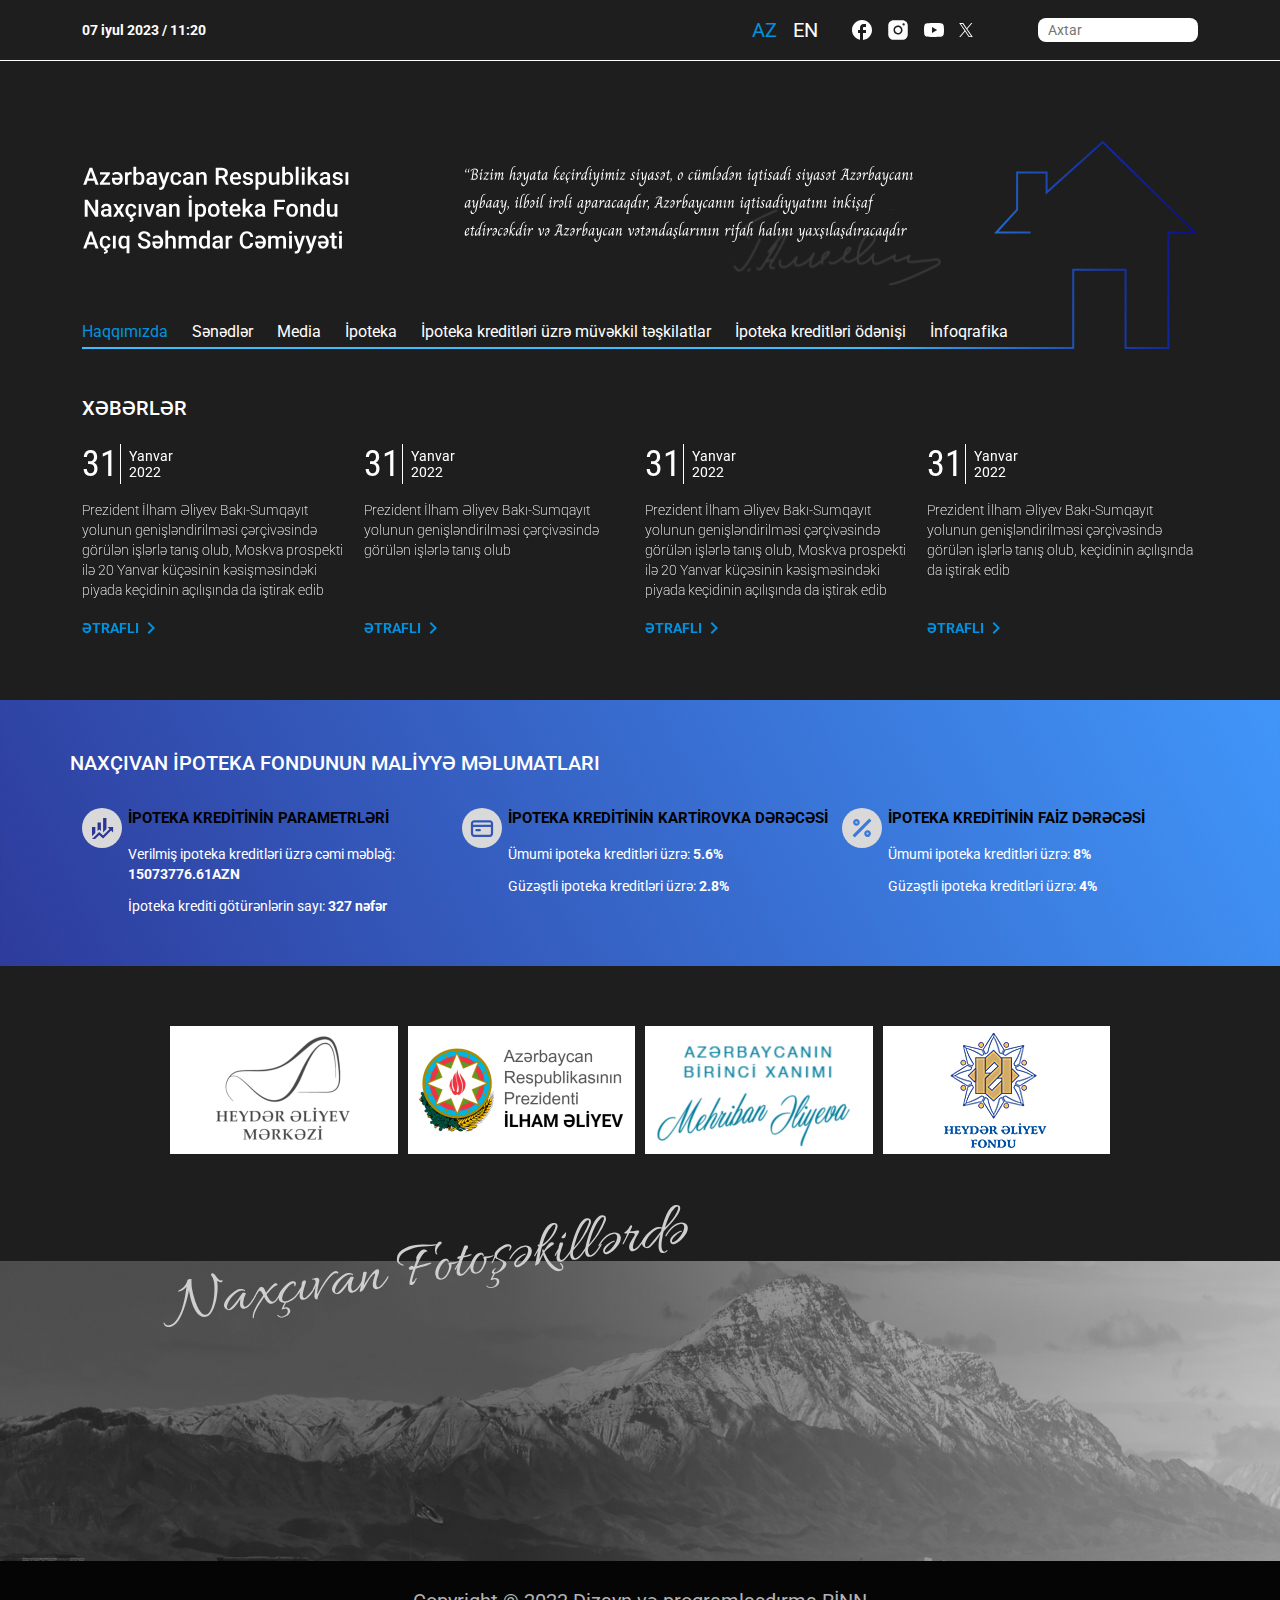
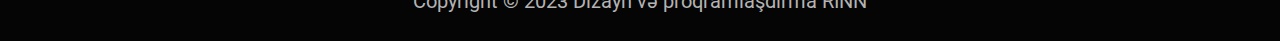
<file: index.html>
<!DOCTYPE html>
<html lang="az">

<head>
  <meta charset="utf-8" />
  <meta name="viewport" content="width=device-width, initial-scale=1, shrink-to-fit=no" />
  <link rel="stylesheet" href="https://cdnjs.cloudflare.com/ajax/libs/font-awesome/6.4.0/css/all.min.css"
    integrity="sha512-iecdLmaskl7CVkqkXNQ/ZH/XLlvWZOJyj7Yy7tcenmpD1ypASozpmT/E0iPtmFIB46ZmdtAc9eNBvH0H/ZpiBw=="
    crossorigin="anonymous" referrerpolicy="no-referrer" />
  <link rel="stylesheet" href="assets/css/bootstrap.min.css" />
  <link rel="stylesheet" href="assets/css/owl.theme.default.min.css" />
  <link rel="stylesheet" href="assets/css/owl.carousel.min.css" />
  <link rel="stylesheet" href="assets/css/flaticon.css" />
  <link rel="stylesheet" href="assets/css/style.css" />
  <link rel="icon" type="image/png" href="assets/img/gerb.png" />
  <title>Naxçıvan İpoteka Fondu Açıq Səhmdar Cəmiyyəti</title>
</head>

<body>
  <!-- Start Preloader Area -->
  <div class="loader-wrapper">
    <div class="loader">
      <div class="dot-wrap">
        <img src="./assets/img/loading.png" alt="" />
      </div>
    </div>
  </div>
  <!-- End Preloader Area -->

  <!-- Header -->
  <header>
    <div class="header-container">
      <div class="container">
        <div class="header-date">
          <p>07 iyul 2023 / <span id="time"></span></p>
        </div>
        <div class="header-right">
          <div class="header-language">
            <a class="language-item active" href="#">AZ</a>
            <a class="language-item" href="#">EN</a>
          </div>
          <div class="social-section">
            <a class="social-item" href="#"><img src="./assets/img/facebook.svg" alt=""></a>
            <a class="social-item" href="#"><img src="./assets/img/instagram.svg" alt=""></a>
            <a class="social-item" href="#"><img src="./assets/img/youtube.svg" alt=""></a>
            <a class="social-item" href="#"><img src="./assets/img/twitter.svg" alt=""></a>
          </div>
          <form class="my-search">
            <input type="text" placeholder="Axtar">
            <button type="submit">
              <i class="fa fa-search"></i>
            </button>
          </form>
        </div>
      </div>
    </div>
    <div class="container">
      <a href="./index.html" class="header-photo">
        <img src="./assets/img/header.svg" alt="">
      </a>
      <nav class="navbar navbar-expand-lg my-menu">
        <button class="navbar-toggler" type="button" data-bs-toggle="collapse" data-bs-target="#navbarSupportedContent"
          aria-controls="navbarSupportedContent" aria-expanded="false" aria-label="Toggle navigation">
          <span class="navbar-toggler-icon"><i class="fas fa-bars"></i></span>
        </button>
        <div class="collapse navbar-collapse open-menu" id="navbarSupportedContent">
          <ul class="navbar-nav">
            <li class="nav-item dropdown">
              <a class="nav-link dropdown-toggle active" href="#" id="navbarDropdown" role="button"
                data-bs-toggle="dropdown" aria-expanded="false">
                Haqqımızda
              </a>
              <ul class="dropdown-menu" aria-labelledby="navbarDropdown">
                <li><a class="dropdown-item active" href="./static.html"><img src="./assets/img/arrow.svg"
                      class="menu-img" alt="">NİF haqqında</a></li>
                <li><a class="dropdown-item" href="./static.html"><img src="./assets/img/arrow.svg" class="menu-img"
                      alt="">İdarə heyəti</a></li>
                <li><a class="dropdown-item" href="./contact.html"><img src="./assets/img/arrow.svg" class="menu-img"
                      alt="">Bizimlə əlaqə</a></li>
              </ul>
            </li>
            <li class="nav-item dropdown">
              <a class="nav-link dropdown-toggle" href="#" id="navbarDropdown" role="button" data-bs-toggle="dropdown"
                aria-expanded="false">
                Sənədlər
              </a>
              <ul class="dropdown-menu" aria-labelledby="navbarDropdown">
                <li><a class="dropdown-item" href="./law.html"><img src="./assets/img/arrow.svg" class="menu-img"
                      alt="">Qanunlar</a></li>
                <li><a class="dropdown-item" href="./law.html"><img src="./assets/img/arrow.svg" class="menu-img"
                      alt="">Fərman və sərəncamlar</a></li>
                <li><a class="dropdown-item" href="./law.html"><img src="./assets/img/arrow.svg" class="menu-img"
                      alt="">Qaydalar</a></li>
                <li><a class="dropdown-item" href="./law.html"><img src="./assets/img/arrow.svg" class="menu-img"
                      alt="">Nizamnamə</a></li>
              </ul>
            </li>
            <li class="nav-item dropdown">
              <a class="nav-link dropdown-toggle" href="#" id="navbarDropdown" role="button" data-bs-toggle="dropdown"
                aria-expanded="false">
                Media
              </a>
              <ul class="dropdown-menu" aria-labelledby="navbarDropdown">
                <li><a class="dropdown-item" href="./news.html"><img src="./assets/img/arrow.svg" class="menu-img"
                      alt="">Elanlar</a></li>
                <li><a class="dropdown-item" href=""><img src="./assets/img/arrow.svg" class="menu-img"
                      alt="">Maarifləndirmə</a></li>
              </ul>
            </li>
            <li class="nav-item dropdown">
              <a class="nav-link dropdown-toggle" href="#" id="navbarDropdown" role="button" data-bs-toggle="dropdown"
                aria-expanded="false">
                İpoteka
              </a>
              <ul class="dropdown-menu" aria-labelledby="navbarDropdown">
                <li><a class="dropdown-item" href=""><img src="./assets/img/arrow.svg" class="menu-img"
                      alt="">İpoteka kalkulyatoru</a></li>
                <li><a class="dropdown-item" href="./static.html"><img src="./assets/img/arrow.svg" class="menu-img"
                      alt="">Kreditin verilməsi şərtləri</a></li>
                <li><a class="dropdown-item" href="./static.html"><img src="./assets/img/arrow.svg" class="menu-img"
                      alt="">Tələb olunan sənədlər</a></li>
                <li><a class="dropdown-item" href="./static.html"><img src="./assets/img/arrow.svg" class="menu-img"
                      alt="">Faiz dərəcələri</a></li>
                <li><a class="dropdown-item" href="./static.html"><img src="./assets/img/arrow.svg" class="menu-img"
                      alt="">Kreditin alınma mərhələləri</a></li>
                <li><a class="dropdown-item" href=""><img src="./assets/img/arrow.svg" class="menu-img"
                      alt="">İpoteka ilə bağlı xərclər</a></li>
              </ul>
            </li>
            <li class="nav-item dropdown">
              <a class="nav-link dropdown-toggle" href="#" id="navbarDropdown" role="button" data-bs-toggle="dropdown"
                aria-expanded="false">
                İpoteka kreditləri üzrə müvəkkil təşkilatlar
              </a>
              <ul class="dropdown-menu" aria-labelledby="navbarDropdown">
                <li><a class="dropdown-item" href="./bank.html"><img src="./assets/img/arrow.svg" class="menu-img"
                      alt="">Banklar</a></li>
                <li><a class="dropdown-item" href="./bank.html"><img src="./assets/img/arrow.svg" class="menu-img"
                      alt="">Sığortacılar</a></li>
                <li><a class="dropdown-item" href="./bank.html"><img src="./assets/img/arrow.svg" class="menu-img"
                      alt="">Qiymətləndiricilər</a></li>
              </ul>
            </li>
            <li class="nav-item">
              <a class="nav-link" aria-current="page" href="">
                İpoteka kreditləri ödənişi
              </a>
            </li>
            <li class="nav-item dropdown">
              <a class="nav-link dropdown-toggle" href="#" id="navbarDropdown" role="button" data-bs-toggle="dropdown"
                aria-expanded="false">
                İnfoqrafika
              </a>
              <ul class="dropdown-menu" aria-labelledby="navbarDropdown">
                <li><a class="dropdown-item" href=""><img src="./assets/img/arrow.svg" class="menu-img"
                      alt="">Statistik məlumatlar</a></li>
              </ul>
            </li>
          </ul>
        </div>
      </nav>
    </div>
  </header>
  <!-- End Header -->

  <!-- Main -->
  <main>
    <section class="main-slider container">
      <h2 class="section-header"><a href="./news.html">Xəbərlər</a></h2>
      <div class="owl-carousel owl-carousel1 owl-theme">
        <div class="news-item item">
          <div class="news-date">
            <span class="news-day">31</span>
            <div class="news-time">
              <span class="d-block">Yanvar</span>
              <span>2022</span>
            </div>
          </div>
          <div class="news-display">
            <p class="news-title">Prezident İlham Əliyev Bakı-Sumqayıt yolunun genişləndirilməsi çərçivəsində görülən
              işlərlə tanış olub, Moskva prospekti ilə 20 Yanvar küçəsinin kəsişməsindəki piyada keçidinin açılışında da
              iştirak edib</p>
            <a href="" class="more-btn">Ətraflı<img class="arrow-line" src="./assets/img/more.svg" alt=""></a>
          </div>
        </div>
        <div class="news-item item">
          <div class="news-date">
            <span class="news-day">31</span>
            <div class="news-time">
              <span class="d-block">Yanvar</span>
              <span>2022</span>
            </div>
          </div>
          <div class="news-display">
            <p class="news-title">Prezident İlham Əliyev Bakı-Sumqayıt yolunun genişləndirilməsi çərçivəsində görülən
              işlərlə tanış olub</p>
            <a href="" class="more-btn">Ətraflı<img class="arrow-line" src="./assets/img/more.svg" alt=""></a>
          </div>
        </div>
        <div class="news-item item">
          <div class="news-date">
            <span class="news-day">31</span>
            <div class="news-time">
              <span class="d-block">Yanvar</span>
              <span>2022</span>
            </div>
          </div>
          <div class="news-display">
            <p class="news-title">Prezident İlham Əliyev Bakı-Sumqayıt yolunun genişləndirilməsi çərçivəsində görülən
              işlərlə tanış olub, Moskva prospekti ilə 20 Yanvar küçəsinin kəsişməsindəki piyada keçidinin açılışında da
              iştirak edib</p>
            <a href="" class="more-btn">Ətraflı<img class="arrow-line" src="./assets/img/more.svg" alt=""></a>
          </div>
        </div>
        <div class="news-item item">
          <div class="news-date">
            <span class="news-day">31</span>
            <div class="news-time">
              <span class="d-block">Yanvar</span>
              <span>2022</span>
            </div>
          </div>
          <div class="news-display">
            <p class="news-title">Prezident İlham Əliyev Bakı-Sumqayıt yolunun genişləndirilməsi çərçivəsində görülən
              işlərlə tanış olub, keçidinin açılışında da
              iştirak edib</p>
            <a href="" class="more-btn">Ətraflı<img class="arrow-line" src="./assets/img/more.svg" alt=""></a>
          </div>
        </div>
        <div class="news-item item">
          <div class="news-date">
            <span class="news-day">31</span>
            <div class="news-time">
              <span class="d-block">Yanvar</span>
              <span>2022</span>
            </div>
          </div>
          <div class="news-display">
            <p class="news-title">Prezident İlham Əliyev Bakı-Sumqayıt yolunun genişləndirilməsi çərçivəsində görülən
              işlərlə tanış olub, Moskva prospekti ilə 20 Yanvar küçəsinin kəsişməsindəki piyada keçidinin açılışında da
              iştirak edib</p>
            <a href="" class="more-btn">Ətraflı<img class="arrow-line" src="./assets/img/more.svg" alt=""></a>
          </div>
        </div>
        <div class="news-item item">
          <div class="news-date">
            <span class="news-day">31</span>
            <div class="news-time">
              <span class="d-block">Yanvar</span>
              <span>2022</span>
            </div>
          </div>
          <div class="news-display">
            <p class="news-title">Prezident İlham Əliyev Bakı-Sumqayıt yolunun genişləndirilməsi çərçivəsində görülən
              işlərlə tanış olub, Moskva prospekti ilə 20 Yanvar küçəsinin kəsişməsindəki piyada keçidinin açılışında da
              iştirak edib</p>
            <a href="" class="more-btn">Ətraflı<img class="arrow-line" src="./assets/img/more.svg" alt=""></a>
          </div>
        </div>
        <div class="news-item item">
          <div class="news-date">
            <span class="news-day">31</span>
            <div class="news-time">
              <span class="d-block">Yanvar</span>
              <span>2022</span>
            </div>
          </div>
          <div class="news-display">
            <p class="news-title">Prezident İlham Əliyev Bakı-Sumqayıt yolunun genişləndirilməsi çərçivəsində görülən
              işlərlə tanış olub, Moskva prospekti ilə 20 Yanvar küçəsinin kəsişməsindəki piyada keçidinin açılışında da
              iştirak edib</p>
            <a href="" class="more-btn">Ətraflı<img class="arrow-line" src="./assets/img/more.svg" alt=""></a>
          </div>
        </div>
      </div>
    </section>

    <section class="finance-section" style="background-image: url('./assets/img/finance.svg');">
      <div class="finance-content container">
        <h3 class="finance-title">Naxçıvan İpoteka Fondunun maliyyə məlumatları</h3>
        <div class="row">
          <div class="col-xxl-4 col-xl-4 col-lg-4 col-md-4 col-sm-12 col-12">
            <div class="finance-item">
              <img class="finance-img" src="./assets/img/finance-icon1.svg" alt="">
              <div class="finance-text">
                <h5 class="finance-item-title">İpoteka kreditinin parametrləri</h5>
                <p class="finance-item-content first-item">Verilmiş ipoteka kreditləri üzrə cəmi məbləğ: <span
                    class="finance-result">15073776.61AZN</span></p>
                <p class="finance-item-content">İpoteka krediti götürənlərin sayı: <span class="finance-result">327
                    nəfər</span></p>
              </div>
            </div>
          </div>
          <div class="col-xxl-4 col-xl-4 col-lg-4 col-md-4 col-sm-12 col-12">
            <div class="finance-item">
              <img class="finance-img" src="./assets/img/finance-icon2.svg" alt="">
              <div class="finance-text">
                <h5 class="finance-item-title">İpoteka kreditinin kartirovka dərəcəsi</h5>
                <p class="finance-item-content first-item">Ümumi ipoteka kreditləri üzrə: <span
                    class="finance-result">5.6%</span></p>
                <p class="finance-item-content">Güzəştli ipoteka kreditləri üzrə: <span
                    class="finance-result">2.8%</span></p>
              </div>
            </div>
          </div>
          <div class="col-xxl-4 col-xl-4 col-lg-4 col-md-4 col-sm-12 col-12">
            <div class="finance-item">
              <img class="finance-img" src="./assets/img/finance-icon3.svg" alt="">
              <div class="finance-text">
                <h5 class="finance-item-title">İpoteka kreditinin faiz dərəcəsi</h5>
                <p class="finance-item-content first-item">Ümumi ipoteka kreditləri üzrə: <span
                    class="finance-result">8%</span></p>
                <p class="finance-item-content">Güzəştli ipoteka kreditləri üzrə: <span class="finance-result">4%</span>
                </p>
              </div>
            </div>
          </div>
        </div>
      </div>
    </section>

    <section class="link-section container">
      <div class="owl-carousel owl-carousel2 owl-theme">
        <div class="link-item item">
          <a href=""><img src="./assets/img/link1.png" alt=""></a>
        </div>
        <div class="link-item item">
          <a href=""><img src="./assets/img/link2.png" alt=""></a>
        </div>
        <div class="link-item item">
          <a href=""><img src="./assets/img/link3.png" alt=""></a>
        </div>
        <div class="link-item item">
          <a href=""><img src="./assets/img/link4.png" alt=""></a>
        </div>
      </div>
    </section>

    <section class="photo-section">
      <div class="back-color"></div>
      <div class="container position-relative">
        <h3 class="photo-title"><a href="./gallery.html">Naxçıvan Fotoşəkillərdə</a></h3>
      </div>
      <div id="carouselExample" class="carousel slide" data-bs-ride="carousel">
        <div class="carousel-inner">
          <div class="carousel-item active">
            <img src="./assets/img/1.jpg" class="d-block w-100" alt="...">
          </div>
          <div class="carousel-item">
            <img src="./assets/img/2.jpg" class="d-block w-100" alt="...">
          </div>
          <div class="carousel-item">
            <img src="./assets/img/3.jpg" class="d-block w-100" alt="...">
          </div>
          <div class="carousel-item">
            <img src="./assets/img/4.jpg" class="d-block w-100" alt="...">
          </div>
          <div class="carousel-item">
            <img src="./assets/img/5.jpg" class="d-block w-100" alt="...">
          </div>
          <div class="carousel-item">
            <img src="./assets/img/6.jpg" class="d-block w-100" alt="...">
          </div>
        </div>
      </div>
    </section>
  </main>
  <!-- End Main -->

  <footer>
    <div class="footer-copyright">
      Copyright © 2023 Dizayn və proqramlaşdırma <a href="https://nmincom.gov.az/">RİNN</a>
    </div>
  </footer>


  <!-- Start Go Top Area -->
  <div class="go-top">
    <i class="fa-solid fa-chevron-up"></i>
    <i class="fa-solid fa-chevron-up"></i>
  </div>
  <!-- End Go Top Area -->

  <script src="assets/js/jquery.min.js"></script>
  <script src="assets/js/bootstrap.bundle.min.js"></script>
  <script src="assets/js/wow.min.js"></script>
  <script src="assets/js/owl.carousel.min.js"></script>
  <script src="assets/js/custom.js"></script>
</body>

</html>
</file>
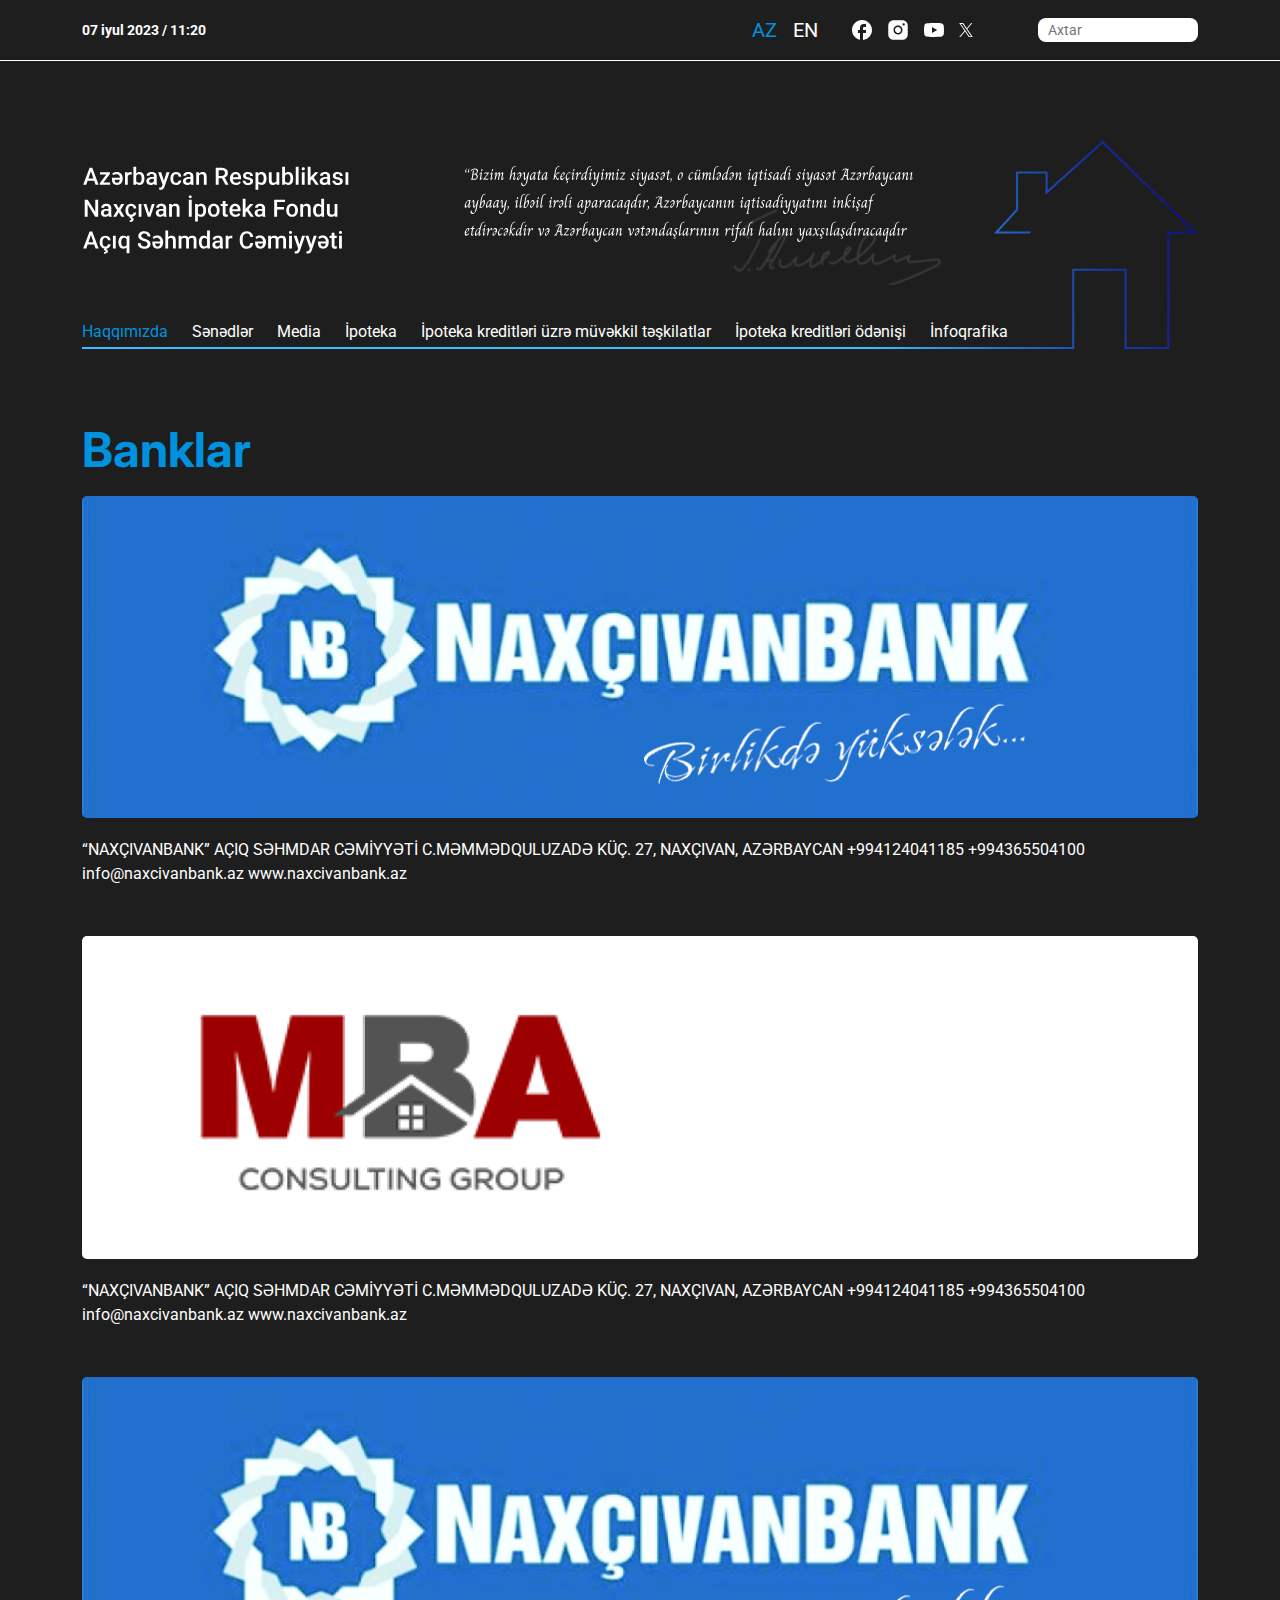
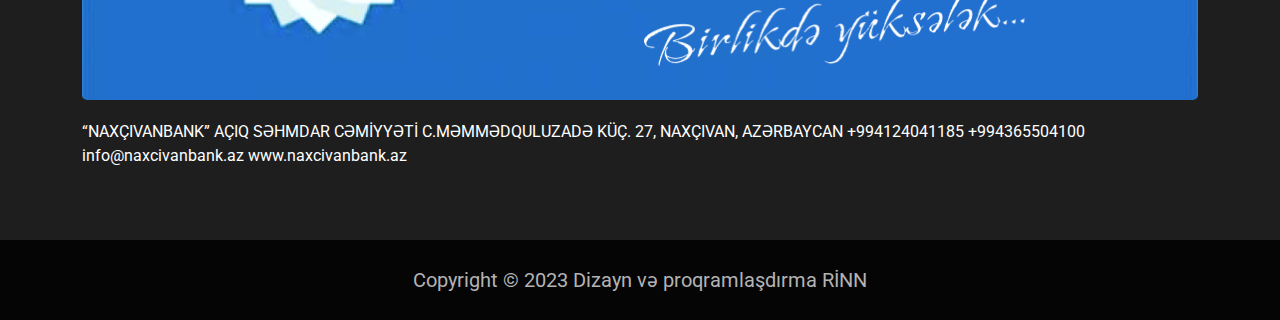
<file: bank.html>
<!DOCTYPE html>
<html lang="az">

<head>
    <meta charset="utf-8" />
    <meta name="viewport" content="width=device-width, initial-scale=1, shrink-to-fit=no" />
    <link rel="stylesheet" href="https://cdnjs.cloudflare.com/ajax/libs/font-awesome/6.4.0/css/all.min.css"
        integrity="sha512-iecdLmaskl7CVkqkXNQ/ZH/XLlvWZOJyj7Yy7tcenmpD1ypASozpmT/E0iPtmFIB46ZmdtAc9eNBvH0H/ZpiBw=="
        crossorigin="anonymous" referrerpolicy="no-referrer" />
    <link rel="stylesheet" href="assets/css/bootstrap.min.css" />
    <link rel="stylesheet" href="assets/css/owl.theme.default.min.css" />
    <link rel="stylesheet" href="assets/css/owl.carousel.min.css" />
    <link rel="stylesheet" href="assets/css/flaticon.css" />
    <link rel="stylesheet" href="assets/css/style.css" />
    <link rel="icon" type="image/png" href="assets/img/gerb.png" />
    <title>Naxçıvan İpoteka Fondu Açıq Səhmdar Cəmiyyəti</title>
</head>

<body>
    <!-- Start Preloader Area -->
    <div class="loader-wrapper">
        <div class="loader">
            <div class="dot-wrap">
                <img src="./assets/img/loading.png" alt="" />
            </div>
        </div>
    </div>
    <!-- End Preloader Area -->

    <!-- Header -->
    <header>
        <div class="header-container">
            <div class="container">
                <div class="header-date">
                    <p>07 iyul 2023 / <span id="time"></span></p>
                </div>
                <div class="header-right">
                    <div class="header-language">
                        <a class="language-item active" href="#">AZ</a>
                        <a class="language-item" href="#">EN</a>
                    </div>
                    <div class="social-section">
                        <a class="social-item" href="#"><img src="./assets/img/facebook.svg" alt=""></a>
                        <a class="social-item" href="#"><img src="./assets/img/instagram.svg" alt=""></a>
                        <a class="social-item" href="#"><img src="./assets/img/youtube.svg" alt=""></a>
                        <a class="social-item" href="#"><img src="./assets/img/twitter.svg" alt=""></a>
                    </div>
                    <form class="my-search">
                        <input type="text" placeholder="Axtar">
                        <button type="submit">
                            <i class="fa fa-search"></i>
                        </button>
                    </form>
                </div>
            </div>
        </div>
        <div class="container">
            <a href="./index.html" class="header-photo">
                <img src="./assets/img/header.svg" alt="">
            </a>
            <nav class="navbar navbar-expand-lg my-menu">
                <button class="navbar-toggler" type="button" data-bs-toggle="collapse"
                    data-bs-target="#navbarSupportedContent" aria-controls="navbarSupportedContent"
                    aria-expanded="false" aria-label="Toggle navigation">
                    <span class="navbar-toggler-icon"><i class="fas fa-bars"></i></span>
                </button>
                <div class="collapse navbar-collapse open-menu" id="navbarSupportedContent">
                    <ul class="navbar-nav">
                        <li class="nav-item dropdown">
                            <a class="nav-link dropdown-toggle active" href="#" id="navbarDropdown" role="button"
                                data-bs-toggle="dropdown" aria-expanded="false">
                                Haqqımızda
                            </a>
                            <ul class="dropdown-menu" aria-labelledby="navbarDropdown">
                                <li><a class="dropdown-item active" href="./static.html"><img
                                            src="./assets/img/arrow.svg" class="menu-img" alt="">NİF haqqında</a></li>
                                <li><a class="dropdown-item" href="./static.html"><img src="./assets/img/arrow.svg"
                                            class="menu-img" alt="">İdarə heyəti</a></li>
                                <li><a class="dropdown-item" href="./contact.html"><img src="./assets/img/arrow.svg"
                                            class="menu-img" alt="">Bizimlə əlaqə</a></li>
                            </ul>
                        </li>
                        <li class="nav-item dropdown">
                            <a class="nav-link dropdown-toggle" href="#" id="navbarDropdown" role="button"
                                data-bs-toggle="dropdown" aria-expanded="false">
                                Sənədlər
                            </a>
                            <ul class="dropdown-menu" aria-labelledby="navbarDropdown">
                                <li><a class="dropdown-item" href="./law.html"><img src="./assets/img/arrow.svg"
                                            class="menu-img" alt="">Qanunlar</a></li>
                                <li><a class="dropdown-item" href="./law.html"><img src="./assets/img/arrow.svg"
                                            class="menu-img" alt="">Fərman və sərəncamlar</a></li>
                                <li><a class="dropdown-item" href="./law.html"><img src="./assets/img/arrow.svg"
                                            class="menu-img" alt="">Qaydalar</a></li>
                                <li><a class="dropdown-item" href="./law.html"><img src="./assets/img/arrow.svg"
                                            class="menu-img" alt="">Nizamnamə</a></li>
                            </ul>
                        </li>
                        <li class="nav-item dropdown">
                            <a class="nav-link dropdown-toggle" href="#" id="navbarDropdown" role="button"
                                data-bs-toggle="dropdown" aria-expanded="false">
                                Media
                            </a>
                            <ul class="dropdown-menu" aria-labelledby="navbarDropdown">
                                <li><a class="dropdown-item" href="./news.html"><img src="./assets/img/arrow.svg"
                                            class="menu-img" alt="">Elanlar</a></li>
                                <li><a class="dropdown-item" href=""><img src="./assets/img/arrow.svg" class="menu-img"
                                            alt="">Maarifləndirmə</a></li>
                            </ul>
                        </li>
                        <li class="nav-item dropdown">
                            <a class="nav-link dropdown-toggle" href="#" id="navbarDropdown" role="button"
                                data-bs-toggle="dropdown" aria-expanded="false">
                                İpoteka
                            </a>
                            <ul class="dropdown-menu" aria-labelledby="navbarDropdown">
                                <li><a class="dropdown-item" href=""><img src="./assets/img/arrow.svg" class="menu-img"
                                            alt="">İpoteka kalkulyatoru</a></li>
                                <li><a class="dropdown-item" href="./static.html"><img src="./assets/img/arrow.svg"
                                            class="menu-img" alt="">Kreditin verilməsi şərtləri</a></li>
                                <li><a class="dropdown-item" href="./static.html"><img src="./assets/img/arrow.svg"
                                            class="menu-img" alt="">Tələb olunan sənədlər</a></li>
                                <li><a class="dropdown-item" href="./static.html"><img src="./assets/img/arrow.svg"
                                            class="menu-img" alt="">Faiz dərəcələri</a></li>
                                <li><a class="dropdown-item" href="./static.html"><img src="./assets/img/arrow.svg"
                                            class="menu-img" alt="">Kreditin alınma mərhələləri</a></li>
                                <li><a class="dropdown-item" href=""><img src="./assets/img/arrow.svg" class="menu-img"
                                            alt="">İpoteka ilə bağlı xərclər</a></li>
                            </ul>
                        </li>
                        <li class="nav-item dropdown">
                            <a class="nav-link dropdown-toggle" href="#" id="navbarDropdown" role="button"
                                data-bs-toggle="dropdown" aria-expanded="false">
                                İpoteka kreditləri üzrə müvəkkil təşkilatlar
                            </a>
                            <ul class="dropdown-menu" aria-labelledby="navbarDropdown">
                                <li><a class="dropdown-item" href="./bank.html"><img src="./assets/img/arrow.svg"
                                            class="menu-img" alt="">Banklar</a></li>
                                <li><a class="dropdown-item" href="./bank.html"><img src="./assets/img/arrow.svg"
                                            class="menu-img" alt="">Sığortacılar</a></li>
                                <li><a class="dropdown-item" href="./bank.html"><img src="./assets/img/arrow.svg"
                                            class="menu-img" alt="">Qiymətləndiricilər</a></li>
                            </ul>
                        </li>
                        <li class="nav-item">
                            <a class="nav-link" aria-current="page" href="./e-services.html">
                                İpoteka kreditləri ödənişi
                            </a>
                        </li>
                        <li class="nav-item dropdown">
                            <a class="nav-link dropdown-toggle" href="#" id="navbarDropdown" role="button"
                                data-bs-toggle="dropdown" aria-expanded="false">
                                İnfoqrafika
                            </a>
                            <ul class="dropdown-menu" aria-labelledby="navbarDropdown">
                                <li><a class="dropdown-item" href="./general.html"><img src="./assets/img/arrow.svg"
                                            class="menu-img" alt="">Statistik məlumatlar</a></li>
                            </ul>
                        </li>
                    </ul>
                </div>
            </nav>
        </div>
    </header>
    <!-- End Header -->

    <!-- Main -->
    <main>
        <main>
            <div class="container">
                <section class="static-section single-section">
                    <h3 class="static-header">Banklar</h3>
                    <div class="bank-item">
                        <div class="bank-img">
                            <img src="./assets/img/bank1.png" alt="">
                        </div>
                        <div class="single-content">
                            “NAXÇIVANBANK” AÇIQ SƏHMDAR CƏMİYYƏTİ
                            C.MƏMMƏDQULUZADƏ KÜÇ. 27, NAXÇIVAN, AZƏRBAYCAN
                            +994124041185
                            +994365504100
    
                            info@naxcivanbank.az
    
                            www.naxcivanbank.az
                        </div>
                    </div>
                    <div class="bank-item">
                        <div class="bank-img">
                            <img src="./assets/img/bank2.png" alt="">
                        </div>
                        <div class="single-content">
                            “NAXÇIVANBANK” AÇIQ SƏHMDAR CƏMİYYƏTİ
                            C.MƏMMƏDQULUZADƏ KÜÇ. 27, NAXÇIVAN, AZƏRBAYCAN
                            +994124041185
                            +994365504100
    
                            info@naxcivanbank.az
    
                            www.naxcivanbank.az
                        </div>
                    </div>
                    <div class="bank-item">
                        <div class="bank-img">
                            <img src="./assets/img/bank1.png" alt="">
                        </div>
                        <div class="single-content">
                            “NAXÇIVANBANK” AÇIQ SƏHMDAR CƏMİYYƏTİ
                            C.MƏMMƏDQULUZADƏ KÜÇ. 27, NAXÇIVAN, AZƏRBAYCAN
                            +994124041185
                            +994365504100
    
                            info@naxcivanbank.az
    
                            www.naxcivanbank.az
                        </div>
                    </div>

                </section>
            </div>
        </main>
    </main>
    <!-- End Main -->

    <footer>
        <div class="footer-copyright">
            Copyright © 2023 Dizayn və proqramlaşdırma <a href="https://nmincom.gov.az/">RİNN</a>
        </div>
    </footer>


    <!-- Start Go Top Area -->
    <div class="go-top">
        <i class="fa-solid fa-chevron-up"></i>
        <i class="fa-solid fa-chevron-up"></i>
    </div>
    <!-- End Go Top Area -->

    <script src="assets/js/jquery.min.js"></script>
    <script src="assets/js/bootstrap.bundle.min.js"></script>
    <script src="assets/js/wow.min.js"></script>
    <script src="assets/js/owl.carousel.min.js"></script>
    <script src="assets/js/custom.js"></script>
</body>

</html>
</file>
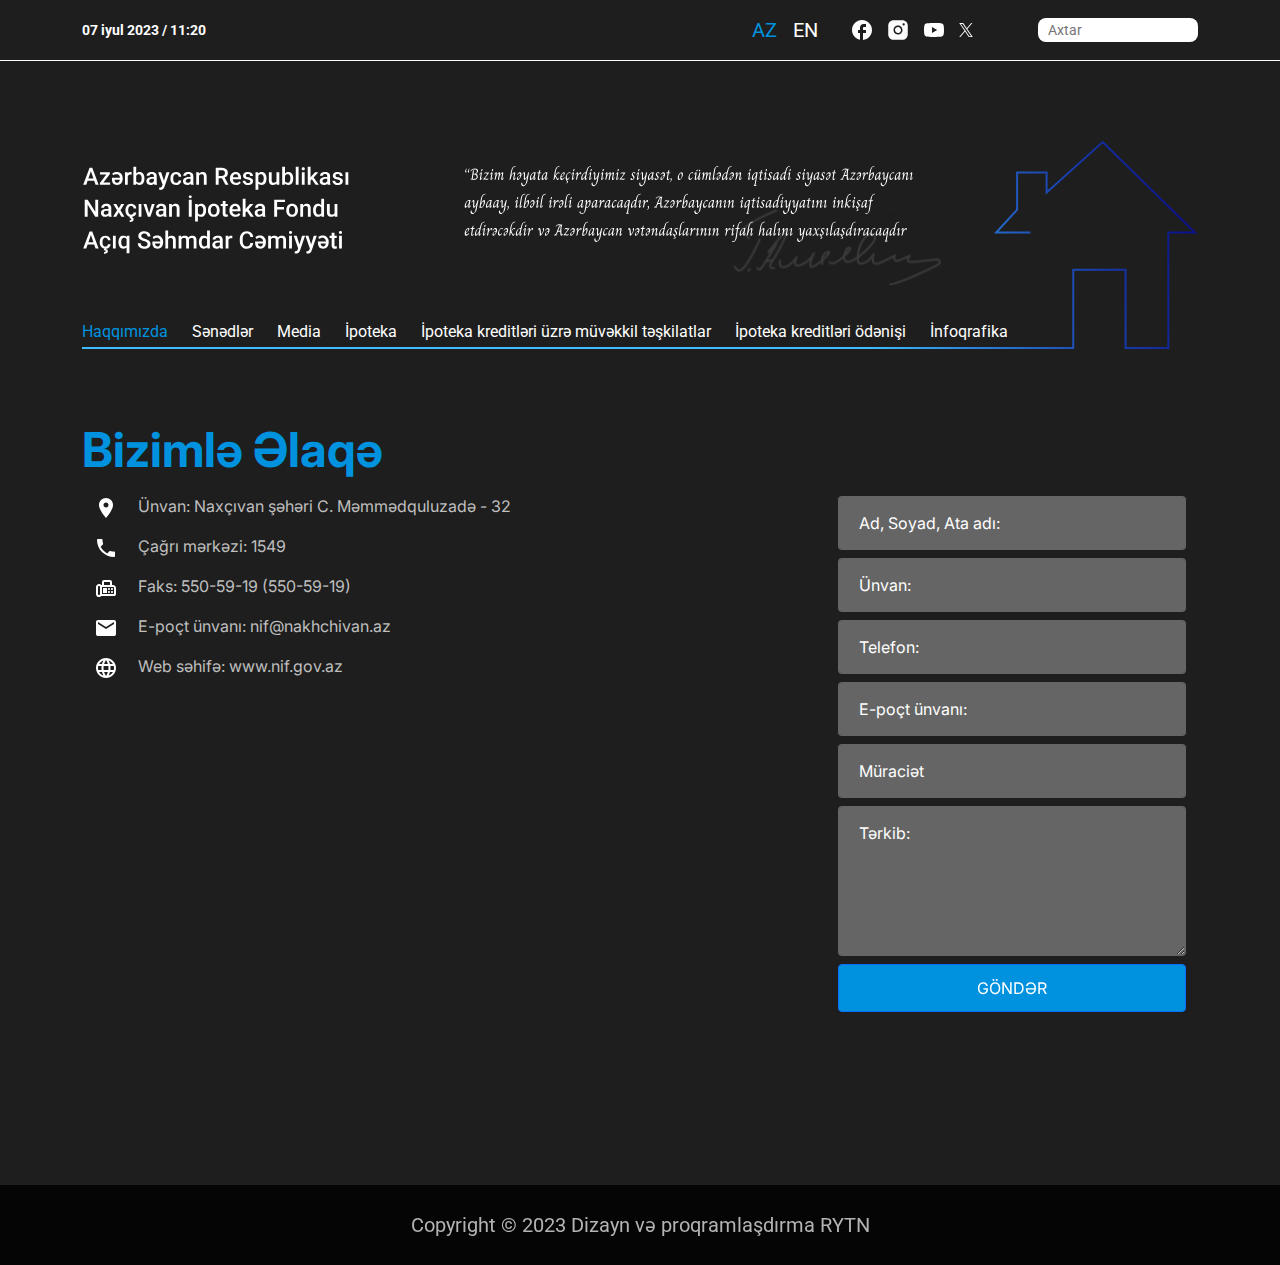
<file: contact.html>
<!DOCTYPE html>
<html lang="az">

<head>
    <meta charset="utf-8" />
    <meta name="viewport" content="width=device-width, initial-scale=1, shrink-to-fit=no" />
    <link rel="stylesheet" href="https://cdnjs.cloudflare.com/ajax/libs/font-awesome/6.4.0/css/all.min.css"
        integrity="sha512-iecdLmaskl7CVkqkXNQ/ZH/XLlvWZOJyj7Yy7tcenmpD1ypASozpmT/E0iPtmFIB46ZmdtAc9eNBvH0H/ZpiBw=="
        crossorigin="anonymous" referrerpolicy="no-referrer" />
    <link rel="stylesheet" href="assets/css/bootstrap.min.css" />
    <link rel="stylesheet" href="assets/css/owl.theme.default.min.css" />
    <link rel="stylesheet" href="assets/css/owl.carousel.min.css" />
    <link rel="stylesheet" href="assets/css/flaticon.css" />
    <link rel="stylesheet" href="assets/css/style.css" />
    <link rel="icon" type="image/png" href="assets/img/gerb.png" />
    <title>Naxçıvan İpoteka Fondu Açıq Səhmdar Cəmiyyəti</title>
</head>

<body>
    <!-- Start Preloader Area -->
    <div class="loader-wrapper">
        <div class="loader">
            <div class="dot-wrap">
                <img src="./assets/img/loading.png" alt="" />
            </div>
        </div>
    </div>
    <!-- End Preloader Area -->

    <!-- Header -->
    <header>
        <div class="header-container">
            <div class="container">
                <div class="header-date">
                    <p>07 iyul 2023 / <span id="time"></span></p>
                </div>
                <div class="header-right">
                    <div class="header-language">
                        <a class="language-item active" href="#">AZ</a>
                        <a class="language-item" href="#">EN</a>
                    </div>
                    <div class="social-section">
                        <a class="social-item" href="#"><img src="./assets/img/facebook.svg" alt=""></a>
                        <a class="social-item" href="#"><img src="./assets/img/instagram.svg" alt=""></a>
                        <a class="social-item" href="#"><img src="./assets/img/youtube.svg" alt=""></a>
                        <a class="social-item" href="#"><img src="./assets/img/twitter.svg" alt=""></a>
                    </div>
                    <form class="my-search">
                        <input type="text" placeholder="Axtar">
                        <button type="submit">
                            <i class="fa fa-search"></i>
                        </button>
                    </form>
                </div>
            </div>
        </div>
        <div class="container">
            <a href="./index.html" class="header-photo">
                <img src="./assets/img/header.svg" alt="">
            </a>
            <nav class="navbar navbar-expand-lg my-menu">
                <button class="navbar-toggler" type="button" data-bs-toggle="collapse"
                    data-bs-target="#navbarSupportedContent" aria-controls="navbarSupportedContent"
                    aria-expanded="false" aria-label="Toggle navigation">
                    <span class="navbar-toggler-icon"><i class="fas fa-bars"></i></span>
                </button>
                <div class="collapse navbar-collapse open-menu" id="navbarSupportedContent">
                    <ul class="navbar-nav">
                        <li class="nav-item dropdown">
                            <a class="nav-link dropdown-toggle active" href="#" id="navbarDropdown" role="button"
                                data-bs-toggle="dropdown" aria-expanded="false">
                                Haqqımızda
                            </a>
                            <ul class="dropdown-menu" aria-labelledby="navbarDropdown">
                                <li><a class="dropdown-item active" href="./static.html"><img
                                            src="./assets/img/arrow.svg" class="menu-img" alt="">NİF haqqında</a></li>
                                <li><a class="dropdown-item" href="./static.html"><img src="./assets/img/arrow.svg"
                                            class="menu-img" alt="">İdarə heyəti</a></li>
                                <li><a class="dropdown-item" href="./static.html"><img src="./assets/img/arrow.svg"
                                            class="menu-img" alt="">Bizimlə əlaqə</a></li>
                            </ul>
                        </li>
                        <li class="nav-item dropdown">
                            <a class="nav-link dropdown-toggle" href="#" id="navbarDropdown" role="button"
                                data-bs-toggle="dropdown" aria-expanded="false">
                                Sənədlər
                            </a>
                            <ul class="dropdown-menu" aria-labelledby="navbarDropdown">
                                <li><a class="dropdown-item" href="./law.html"><img src="./assets/img/arrow.svg"
                                            class="menu-img" alt="">Qanunlar</a></li>
                                <li><a class="dropdown-item" href="./law.html"><img src="./assets/img/arrow.svg"
                                            class="menu-img" alt="">Fərman və sərəncamlar</a></li>
                                <li><a class="dropdown-item" href="./static.html"><img src="./assets/img/arrow.svg"
                                            class="menu-img" alt="">Qaydalar</a></li>
                                <li><a class="dropdown-item" href="./law.html"><img src="./assets/img/arrow.svg"
                                            class="menu-img" alt="">Nizamnamə</a></li>
                            </ul>
                        </li>
                        <li class="nav-item dropdown">
                            <a class="nav-link dropdown-toggle" href="#" id="navbarDropdown" role="button"
                                data-bs-toggle="dropdown" aria-expanded="false">
                                Media
                            </a>
                            <ul class="dropdown-menu" aria-labelledby="navbarDropdown">
                                <li><a class="dropdown-item" href="./law.html"><img src="./assets/img/arrow.svg"
                                            class="menu-img" alt="">Elanlar</a></li>
                                <li><a class="dropdown-item" href="./law.html"><img src="./assets/img/arrow.svg"
                                            class="menu-img" alt="">Maarifləndirmə</a></li>
                            </ul>
                        </li>
                        <li class="nav-item dropdown">
                            <a class="nav-link dropdown-toggle" href="#" id="navbarDropdown" role="button"
                                data-bs-toggle="dropdown" aria-expanded="false">
                                İpoteka
                            </a>
                            <ul class="dropdown-menu" aria-labelledby="navbarDropdown">
                                <li><a class="dropdown-item" href="./general.html"><img src="./assets/img/arrow.svg"
                                            class="menu-img" alt="">İpoteka kalkulyatoru</a></li>
                                <li><a class="dropdown-item" href="./law.html"><img src="./assets/img/arrow.svg"
                                            class="menu-img" alt="">Kreditin verilməsi şərtləri</a></li>
                                <li><a class="dropdown-item" href="./law.html"><img src="./assets/img/arrow.svg"
                                            class="menu-img" alt="">Tələb olunan sənədlər</a></li>
                                <li><a class="dropdown-item" href="./law.html"><img src="./assets/img/arrow.svg"
                                            class="menu-img" alt="">Faiz dərəcələri</a></li>
                                <li><a class="dropdown-item" href="./law.html"><img src="./assets/img/arrow.svg"
                                            class="menu-img" alt="">Kreditin alınma mərhələləri</a></li>
                                <li><a class="dropdown-item" href="./law.html"><img src="./assets/img/arrow.svg"
                                            class="menu-img" alt="">İpoteka ilə bağlı xərclər</a></li>
                            </ul>
                        </li>
                        <li class="nav-item dropdown">
                            <a class="nav-link dropdown-toggle" href="#" id="navbarDropdown" role="button"
                                data-bs-toggle="dropdown" aria-expanded="false">
                                İpoteka kreditləri üzrə müvəkkil təşkilatlar
                            </a>
                            <ul class="dropdown-menu" aria-labelledby="navbarDropdown">
                                <li><a class="dropdown-item" href="./law.html"><img src="./assets/img/arrow.svg"
                                            class="menu-img" alt="">Banklar</a></li>
                                <li><a class="dropdown-item" href="./law.html"><img src="./assets/img/arrow.svg"
                                            class="menu-img" alt="">Sığortacılar</a></li>
                                <li><a class="dropdown-item" href="./general.html"><img src="./assets/img/arrow.svg"
                                            class="menu-img" alt="">Qiymətləndiricilər</a></li>
                            </ul>
                        </li>
                        <li class="nav-item">
                            <a class="nav-link" aria-current="page" href="./e-services.html">
                                İpoteka kreditləri ödənişi
                            </a>
                        </li>
                        <li class="nav-item dropdown">
                            <a class="nav-link dropdown-toggle" href="#" id="navbarDropdown" role="button"
                                data-bs-toggle="dropdown" aria-expanded="false">
                                İnfoqrafika
                            </a>
                            <ul class="dropdown-menu" aria-labelledby="navbarDropdown">
                                <li><a class="dropdown-item" href="./general.html"><img src="./assets/img/arrow.svg"
                                            class="menu-img" alt="">Statistik məlumatlar</a></li>
                            </ul>
                        </li>
                    </ul>
                </div>
            </nav>
        </div>
    </header>
    <!-- End Header -->

    <!-- Main -->
    <main>
        <div class="container">
            <section class="static-section contact-section">
                <h3 class="static-header">Bizimlə Əlaqə</h3>
                <div class="static-content">
                    <div class="row">
                        <div class="col-xxl-8 col-xl-8 col-lg-8 col-md-7">
                            <div class="contact-items">
                                <div class="contact-item">
                                    <img src="./assets/img/location.svg" alt="">
                                    <span>Ünvan: Naxçıvan şəhəri C. Məmmədquluzadə - 32</span>
                                </div>
                                <div class="contact-item">
                                    <img src="./assets/img/phone.svg" alt="">
                                    <span>Çağrı mərkəzi: <a href="tel:">1549</a></span>
                                </div>
                                <div class="contact-item">
                                    <img src="./assets/img/fax.svg" alt="">
                                    <span>Faks: <a href="tel:">550-59-19 (550-59-19)</a></span>
                                </div>
                                <div class="contact-item">
                                    <img src="./assets/img/mail.svg" alt="">
                                    <span>E-poçt ünvanı: <a href="mailto:">nif@nakhchivan.az</a></span>
                                </div>
                                <div class="contact-item">
                                    <img src="./assets/img/web.svg" alt="">
                                    <span>Web səhifə: <a href="">www.nif.gov.az</a></span>
                                </div>
                            </div>
                            <iframe
                                src="https://www.google.com/maps/embed?pb=!1m16!1m12!1m3!1d58807.78917379866!2d45.37924497028488!3d39.22689477618792!2m3!1f0!2f0!3f0!3m2!1i1024!2i768!4f13.1!2m1!1zTmF4w6fEsXZhbiDFn8mZaMmZcmkgQy5NyZltbcmZZHF1bHV6YWTJmQ!5e0!3m2!1sen!2saz!4v1702907497984!5m2!1sen!2saz"
                                style="border:0;" allowfullscreen="" loading="lazy"
                                referrerpolicy="no-referrer-when-downgrade"></iframe>
                        </div>
                        <div class="col-xxl-4 col-xl-4 col-lg-4 col-md-5">
                            <form action="" class="contact-form" method="POST" id="contactForm">
                                <input type="text" name="name" id="name" placeholder="Ad, Soyad, Ata adı:"
                                    class="form-control">
                                <input type="text" name="address" id="address" placeholder="Ünvan:"
                                    class="form-control">
                                <input type="text" name="phone" id="phone" placeholder="Telefon:" class="form-control">
                                <input type="email" name="email" id="email" placeholder="E-poçt ünvanı:"
                                    class="form-control">
                                <select name="type" id="type" class="form-control default-select">
                                    <option value="Müraciət" selected>Müraciət</option>
                                    <option value="Təklif">Təklif</option>
                                    <option value="Şikayət">Şikayət</option>
                                </select>
                                <textarea name="text" class="form-control" id="text" placeholder="Tərkib:" cols="30"
                                    rows="5"></textarea>
                                <button class="btn btn-primary" type="submit">GÖNDƏR</button>
                            </form>
                        </div>
                    </div>
                </div>
            </section>
        </div>
    </main>
    <!-- End Main -->

    <footer>
        <div class="footer-copyright">
            Copyright © 2023 Dizayn və proqramlaşdırma RYTN
        </div>
    </footer>


    <!-- Start Go Top Area -->
    <div class="go-top">
        <i class="fa-solid fa-chevron-up"></i>
        <i class="fa-solid fa-chevron-up"></i>
    </div>
    <!-- End Go Top Area -->

    <script src="assets/js/jquery.min.js"></script>
    <script src="assets/js/bootstrap.bundle.min.js"></script>
    <script src="assets/js/wow.min.js"></script>
    <script src="assets/js/owl.carousel.min.js"></script>
    <script src="assets/js/custom.js"></script>
</body>

</html>
</file>
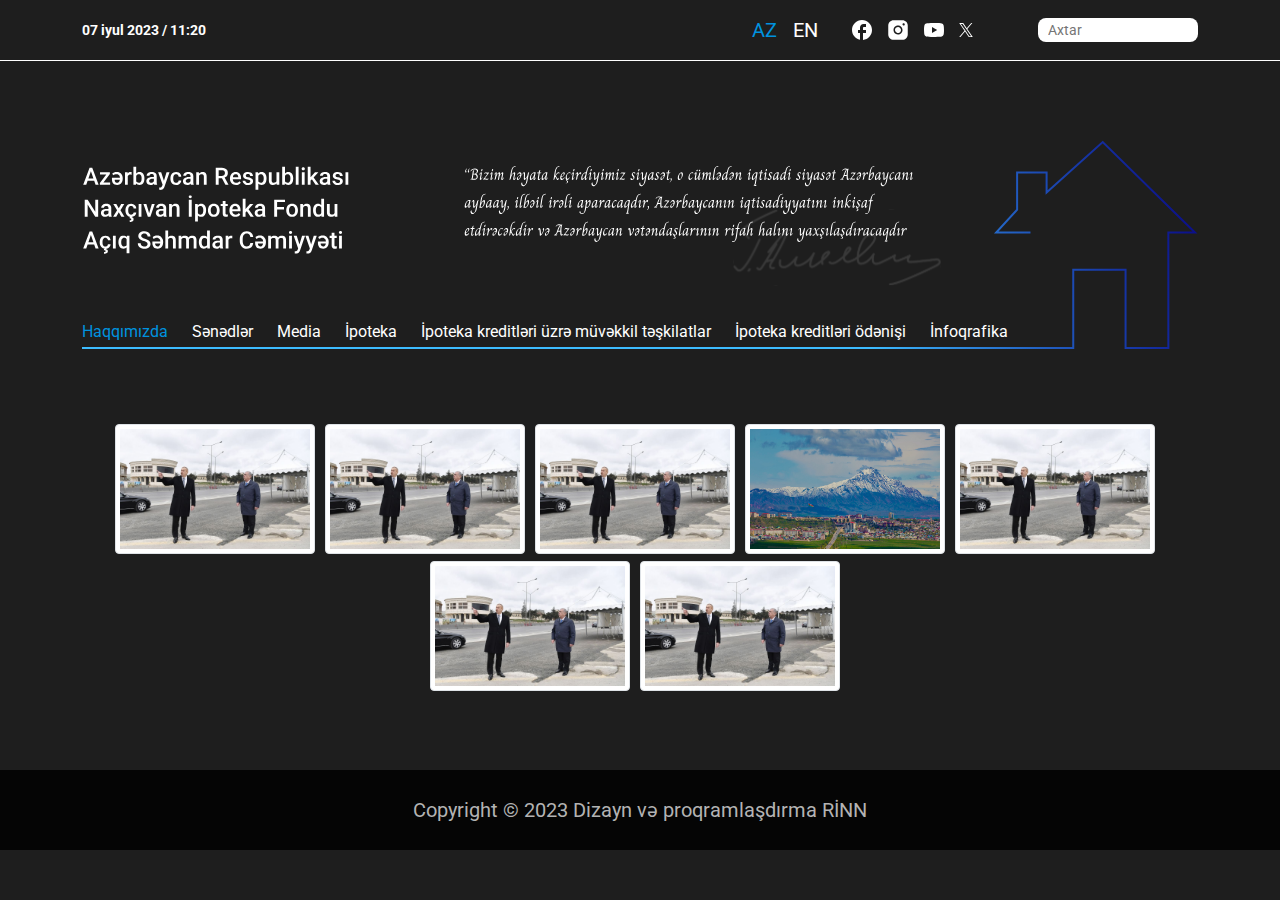
<file: gallery.html>
<!DOCTYPE html>
<html lang="az">

<head>
    <meta charset="utf-8" />
    <meta name="viewport" content="width=device-width, initial-scale=1, shrink-to-fit=no" />
    <link rel="stylesheet" href="https://cdnjs.cloudflare.com/ajax/libs/font-awesome/6.4.0/css/all.min.css"
        integrity="sha512-iecdLmaskl7CVkqkXNQ/ZH/XLlvWZOJyj7Yy7tcenmpD1ypASozpmT/E0iPtmFIB46ZmdtAc9eNBvH0H/ZpiBw=="
        crossorigin="anonymous" referrerpolicy="no-referrer" />
    <link rel="stylesheet" href="assets/css/bootstrap.min.css" />
    <link rel="stylesheet" href="assets/css/owl.theme.default.min.css" />
    <link rel="stylesheet" href="assets/css/owl.carousel.min.css" />
    <link rel="stylesheet" href="assets/css/prettyPhoto.css" />
    <link rel="stylesheet" href="assets/css/flaticon.css" />
    <link rel="stylesheet" href="assets/css/style.css" />
    <link rel="icon" type="image/png" href="assets/img/gerb.png" />
    <title>Naxçıvan İpoteka Fondu Açıq Səhmdar Cəmiyyəti</title>
</head>

<body>
    <!-- Start Preloader Area -->
    <div class="loader-wrapper">
        <div class="loader">
            <div class="dot-wrap">
                <img src="./assets/img/loading.png" alt="" />
            </div>
        </div>
    </div>
    <!-- End Preloader Area -->

    <!-- Header -->
    <header>
        <div class="header-container">
            <div class="container">
                <div class="header-date">
                    <p>07 iyul 2023 / <span id="time"></span></p>
                </div>
                <div class="header-right">
                    <div class="header-language">
                        <a class="language-item active" href="#">AZ</a>
                        <a class="language-item" href="#">EN</a>
                    </div>
                    <div class="social-section">
                        <a class="social-item" href="#"><img src="./assets/img/facebook.svg" alt=""></a>
                        <a class="social-item" href="#"><img src="./assets/img/instagram.svg" alt=""></a>
                        <a class="social-item" href="#"><img src="./assets/img/youtube.svg" alt=""></a>
                        <a class="social-item" href="#"><img src="./assets/img/twitter.svg" alt=""></a>
                    </div>
                    <form class="my-search">
                        <input type="text" placeholder="Axtar">
                        <button type="submit">
                            <i class="fa fa-search"></i>
                        </button>
                    </form>
                </div>
            </div>
        </div>
        <div class="container">
            <a href="./index.html" class="header-photo">
                <img src="./assets/img/header.svg" alt="">
            </a>
            <nav class="navbar navbar-expand-lg my-menu">
                <button class="navbar-toggler" type="button" data-bs-toggle="collapse"
                    data-bs-target="#navbarSupportedContent" aria-controls="navbarSupportedContent"
                    aria-expanded="false" aria-label="Toggle navigation">
                    <span class="navbar-toggler-icon"><i class="fas fa-bars"></i></span>
                </button>
                <div class="collapse navbar-collapse open-menu" id="navbarSupportedContent">
                    <ul class="navbar-nav">
                        <li class="nav-item dropdown">
                            <a class="nav-link dropdown-toggle active" href="#" id="navbarDropdown" role="button"
                                data-bs-toggle="dropdown" aria-expanded="false">
                                Haqqımızda
                            </a>
                            <ul class="dropdown-menu" aria-labelledby="navbarDropdown">
                                <li><a class="dropdown-item active" href="./static.html"><img
                                            src="./assets/img/arrow.svg" class="menu-img" alt="">NİF haqqında</a></li>
                                <li><a class="dropdown-item" href="./static.html"><img src="./assets/img/arrow.svg"
                                            class="menu-img" alt="">İdarə heyəti</a></li>
                                <li><a class="dropdown-item" href="./contact.html"><img src="./assets/img/arrow.svg"
                                            class="menu-img" alt="">Bizimlə əlaqə</a></li>
                            </ul>
                        </li>
                        <li class="nav-item dropdown">
                            <a class="nav-link dropdown-toggle" href="#" id="navbarDropdown" role="button"
                                data-bs-toggle="dropdown" aria-expanded="false">
                                Sənədlər
                            </a>
                            <ul class="dropdown-menu" aria-labelledby="navbarDropdown">
                                <li><a class="dropdown-item" href="./law.html"><img src="./assets/img/arrow.svg"
                                            class="menu-img" alt="">Qanunlar</a></li>
                                <li><a class="dropdown-item" href="./law.html"><img src="./assets/img/arrow.svg"
                                            class="menu-img" alt="">Fərman və sərəncamlar</a></li>
                                <li><a class="dropdown-item" href="./law.html"><img src="./assets/img/arrow.svg"
                                            class="menu-img" alt="">Qaydalar</a></li>
                                <li><a class="dropdown-item" href="./law.html"><img src="./assets/img/arrow.svg"
                                            class="menu-img" alt="">Nizamnamə</a></li>
                            </ul>
                        </li>
                        <li class="nav-item dropdown">
                            <a class="nav-link dropdown-toggle" href="#" id="navbarDropdown" role="button"
                                data-bs-toggle="dropdown" aria-expanded="false">
                                Media
                            </a>
                            <ul class="dropdown-menu" aria-labelledby="navbarDropdown">
                                <li><a class="dropdown-item" href="./news.html"><img src="./assets/img/arrow.svg"
                                            class="menu-img" alt="">Elanlar</a></li>
                                <li><a class="dropdown-item" href=""><img src="./assets/img/arrow.svg" class="menu-img"
                                            alt="">Maarifləndirmə</a></li>
                            </ul>
                        </li>
                        <li class="nav-item dropdown">
                            <a class="nav-link dropdown-toggle" href="#" id="navbarDropdown" role="button"
                                data-bs-toggle="dropdown" aria-expanded="false">
                                İpoteka
                            </a>
                            <ul class="dropdown-menu" aria-labelledby="navbarDropdown">
                                <li><a class="dropdown-item" href=""><img src="./assets/img/arrow.svg" class="menu-img"
                                            alt="">İpoteka kalkulyatoru</a></li>
                                <li><a class="dropdown-item" href="./static.html"><img src="./assets/img/arrow.svg"
                                            class="menu-img" alt="">Kreditin verilməsi şərtləri</a></li>
                                <li><a class="dropdown-item" href="./static.html"><img src="./assets/img/arrow.svg"
                                            class="menu-img" alt="">Tələb olunan sənədlər</a></li>
                                <li><a class="dropdown-item" href="./static.html"><img src="./assets/img/arrow.svg"
                                            class="menu-img" alt="">Faiz dərəcələri</a></li>
                                <li><a class="dropdown-item" href="./static.html"><img src="./assets/img/arrow.svg"
                                            class="menu-img" alt="">Kreditin alınma mərhələləri</a></li>
                                <li><a class="dropdown-item" href=""><img src="./assets/img/arrow.svg" class="menu-img"
                                            alt="">İpoteka ilə bağlı xərclər</a></li>
                            </ul>
                        </li>
                        <li class="nav-item dropdown">
                            <a class="nav-link dropdown-toggle" href="#" id="navbarDropdown" role="button"
                                data-bs-toggle="dropdown" aria-expanded="false">
                                İpoteka kreditləri üzrə müvəkkil təşkilatlar
                            </a>
                            <ul class="dropdown-menu" aria-labelledby="navbarDropdown">
                                <li><a class="dropdown-item" href="./bank.html"><img src="./assets/img/arrow.svg"
                                            class="menu-img" alt="">Banklar</a></li>
                                <li><a class="dropdown-item" href="./bank.html"><img src="./assets/img/arrow.svg"
                                            class="menu-img" alt="">Sığortacılar</a></li>
                                <li><a class="dropdown-item" href="./bank.html"><img src="./assets/img/arrow.svg"
                                            class="menu-img" alt="">Qiymətləndiricilər</a></li>
                            </ul>
                        </li>
                        <li class="nav-item">
                            <a class="nav-link" aria-current="page" href="./e-services.html">
                                İpoteka kreditləri ödənişi
                            </a>
                        </li>
                        <li class="nav-item dropdown">
                            <a class="nav-link dropdown-toggle" href="#" id="navbarDropdown" role="button"
                                data-bs-toggle="dropdown" aria-expanded="false">
                                İnfoqrafika
                            </a>
                            <ul class="dropdown-menu" aria-labelledby="navbarDropdown">
                                <li><a class="dropdown-item" href="./general.html"><img src="./assets/img/arrow.svg"
                                            class="menu-img" alt="">Statistik məlumatlar</a></li>
                            </ul>
                        </li>
                    </ul>
                </div>
            </nav>
        </div>
    </header>
    <!-- End Header -->

    <!-- Main -->
    <main>
        <main>
            <div class="container">
                <section class="static-section single-section">
                    <div class="gallery-section gallery d-flex justify-content-center flex-wrap align-items-center">
                        <div class="gallery1 gallery-item">
                            <a href="./assets/img/news.jpg" rel="prettyPhoto[gallery1]"><img class="img-thumbnail"
                                    src="./assets/img/news.jpg"></a>
                        </div>
                        <div class="gallery1 gallery-item">
                            <a href="./assets/img/news.jpg" rel="prettyPhoto[gallery1]"><img class="img-thumbnail"
                                    src="./assets/img/news.jpg"></a>
                        </div>
                        <div class="gallery1 gallery-item">
                            <a href="./assets/img/news.jpg" rel="prettyPhoto[gallery1]"><img class="img-thumbnail"
                                    src="./assets/img/news.jpg"></a>
                        </div>
                        <div class="gallery1 gallery-item">
                            <a href="./assets/img/1.jpg" rel="prettyPhoto[gallery1]"><img class="img-thumbnail"
                                    src="./assets/img/1.jpg"></a>
                        </div>
                        <div class="gallery1 gallery-item">
                            <a href="./assets/img/news.jpg" rel="prettyPhoto[gallery1]"><img class="img-thumbnail"
                                    src="./assets/img/news.jpg"></a>
                        </div>
                        <div class="gallery1 gallery-item">
                            <a href="./assets/img/news.jpg" rel="prettyPhoto[gallery1]"><img class="img-thumbnail"
                                    src="./assets/img/news.jpg"></a>
                        </div>
                        <div class="gallery1 gallery-item">
                            <a href="./assets/img/news.jpg" rel="prettyPhoto[gallery1]"><img class="img-thumbnail"
                                    src="./assets/img/news.jpg"></a>
                        </div>
                    </div>
                </section>
            </div>
        </main>
    </main>
    <!-- End Main -->

    <footer>
        <div class="footer-copyright">
            Copyright © 2023 Dizayn və proqramlaşdırma <a href="https://nmincom.gov.az/">RİNN</a>
        </div>
    </footer>


    <!-- Start Go Top Area -->
    <div class="go-top">
        <i class="fa-solid fa-chevron-up"></i>
        <i class="fa-solid fa-chevron-up"></i>
    </div>
    <!-- End Go Top Area -->

    <script src="assets/js/jquery.min.js"></script>
    <script src="assets/js/bootstrap.bundle.min.js"></script>
    <script src="assets/js/wow.min.js"></script>
    <script src="assets/js/owl.carousel.min.js"></script>
    <script src="assets/js/jquery.prettyPhoto.js"></script>
    <script src="assets/js/custom.js"></script>
    <script>
        $(document).ready(function () {
            $("area[rel^='prettyPhoto']").prettyPhoto();
            $(".gallery:first a[rel^='prettyPhoto']").prettyPhoto({
                animation_speed: 'fast',
                slideshow: 10000,
                hideflash: true
            });
        });
    </script>
</body>

</html>
</file>
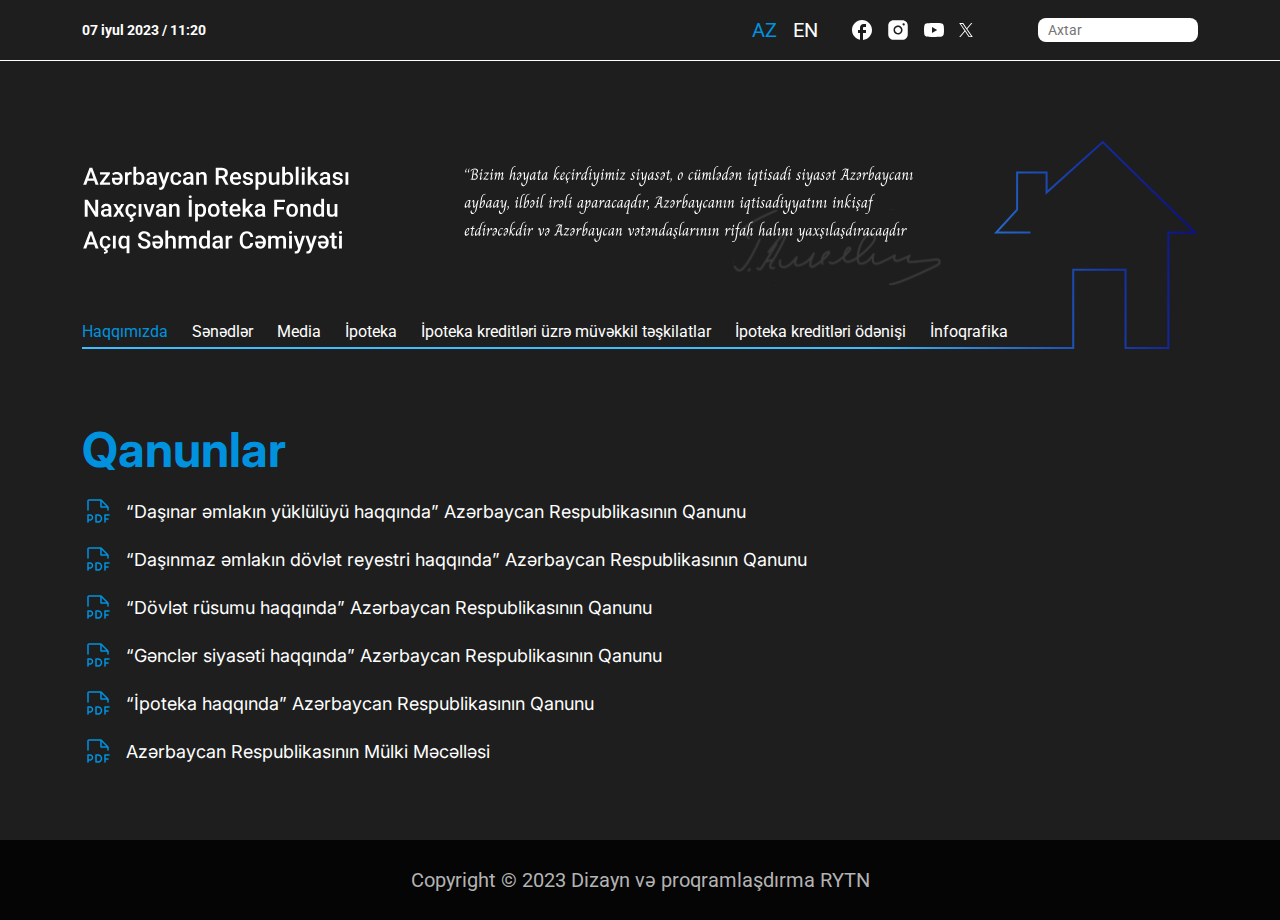
<file: law.html>
<!DOCTYPE html>
<html lang="az">

<head>
    <meta charset="utf-8" />
    <meta name="viewport" content="width=device-width, initial-scale=1, shrink-to-fit=no" />
    <link rel="stylesheet" href="https://cdnjs.cloudflare.com/ajax/libs/font-awesome/6.4.0/css/all.min.css"
        integrity="sha512-iecdLmaskl7CVkqkXNQ/ZH/XLlvWZOJyj7Yy7tcenmpD1ypASozpmT/E0iPtmFIB46ZmdtAc9eNBvH0H/ZpiBw=="
        crossorigin="anonymous" referrerpolicy="no-referrer" />
    <link rel="stylesheet" href="assets/css/bootstrap.min.css" />
    <link rel="stylesheet" href="assets/css/owl.theme.default.min.css" />
    <link rel="stylesheet" href="assets/css/owl.carousel.min.css" />
    <link rel="stylesheet" href="assets/css/flaticon.css" />
    <link rel="stylesheet" href="assets/css/style.css" />
    <link rel="icon" type="image/png" href="assets/img/gerb.png" />
    <title>Naxçıvan İpoteka Fondu Açıq Səhmdar Cəmiyyəti</title>
</head>

<body>
    <!-- Start Preloader Area -->
    <div class="loader-wrapper">
        <div class="loader">
            <div class="dot-wrap">
                <img src="./assets/img/loading.png" alt="" />
            </div>
        </div>
    </div>
    <!-- End Preloader Area -->

    <!-- Header -->
    <header>
        <div class="header-container">
            <div class="container">
                <div class="header-date">
                    <p>07 iyul 2023 / <span id="time"></span></p>
                </div>
                <div class="header-right">
                    <div class="header-language">
                        <a class="language-item active" href="#">AZ</a>
                        <a class="language-item" href="#">EN</a>
                    </div>
                    <div class="social-section">
                        <a class="social-item" href="#"><img src="./assets/img/facebook.svg" alt=""></a>
                        <a class="social-item" href="#"><img src="./assets/img/instagram.svg" alt=""></a>
                        <a class="social-item" href="#"><img src="./assets/img/youtube.svg" alt=""></a>
                        <a class="social-item" href="#"><img src="./assets/img/twitter.svg" alt=""></a>
                    </div>
                    <form class="my-search">
                        <input type="text" placeholder="Axtar">
                        <button type="submit">
                            <i class="fa fa-search"></i>
                        </button>
                    </form>
                </div>
            </div>
        </div>
        <div class="container">
            <a href="./index.html" class="header-photo">
                <img src="./assets/img/header.svg" alt="">
            </a>
            <nav class="navbar navbar-expand-lg my-menu">
                <button class="navbar-toggler" type="button" data-bs-toggle="collapse"
                    data-bs-target="#navbarSupportedContent" aria-controls="navbarSupportedContent"
                    aria-expanded="false" aria-label="Toggle navigation">
                    <span class="navbar-toggler-icon"><i class="fas fa-bars"></i></span>
                </button>
                <div class="collapse navbar-collapse open-menu" id="navbarSupportedContent">
                    <ul class="navbar-nav">
                        <li class="nav-item dropdown">
                            <a class="nav-link dropdown-toggle active" href="#" id="navbarDropdown" role="button"
                                data-bs-toggle="dropdown" aria-expanded="false">
                                Haqqımızda
                            </a>
                            <ul class="dropdown-menu" aria-labelledby="navbarDropdown">
                                <li><a class="dropdown-item active" href="./static.html"><img
                                            src="./assets/img/arrow.svg" class="menu-img" alt="">NİF haqqında</a></li>
                                <li><a class="dropdown-item" href="./static.html"><img src="./assets/img/arrow.svg"
                                            class="menu-img" alt="">İdarə heyəti</a></li>
                                <li><a class="dropdown-item" href="./static.html"><img src="./assets/img/arrow.svg"
                                            class="menu-img" alt="">Bizimlə əlaqə</a></li>
                            </ul>
                        </li>
                        <li class="nav-item dropdown">
                            <a class="nav-link dropdown-toggle" href="#" id="navbarDropdown" role="button"
                                data-bs-toggle="dropdown" aria-expanded="false">
                                Sənədlər
                            </a>
                            <ul class="dropdown-menu" aria-labelledby="navbarDropdown">
                                <li><a class="dropdown-item" href="./law.html"><img src="./assets/img/arrow.svg"
                                            class="menu-img" alt="">Qanunlar</a></li>
                                <li><a class="dropdown-item" href="./law.html"><img src="./assets/img/arrow.svg"
                                            class="menu-img" alt="">Fərman və sərəncamlar</a></li>
                                <li><a class="dropdown-item" href="./static.html"><img src="./assets/img/arrow.svg"
                                            class="menu-img" alt="">Qaydalar</a></li>
                                <li><a class="dropdown-item" href="./law.html"><img src="./assets/img/arrow.svg"
                                            class="menu-img" alt="">Nizamnamə</a></li>
                            </ul>
                        </li>
                        <li class="nav-item dropdown">
                            <a class="nav-link dropdown-toggle" href="#" id="navbarDropdown" role="button"
                                data-bs-toggle="dropdown" aria-expanded="false">
                                Media
                            </a>
                            <ul class="dropdown-menu" aria-labelledby="navbarDropdown">
                                <li><a class="dropdown-item" href="./law.html"><img src="./assets/img/arrow.svg"
                                            class="menu-img" alt="">Elanlar</a></li>
                                <li><a class="dropdown-item" href="./law.html"><img src="./assets/img/arrow.svg"
                                            class="menu-img" alt="">Maarifləndirmə</a></li>
                            </ul>
                        </li>
                        <li class="nav-item dropdown">
                            <a class="nav-link dropdown-toggle" href="#" id="navbarDropdown" role="button"
                                data-bs-toggle="dropdown" aria-expanded="false">
                                İpoteka
                            </a>
                            <ul class="dropdown-menu" aria-labelledby="navbarDropdown">
                                <li><a class="dropdown-item" href="./general.html"><img src="./assets/img/arrow.svg"
                                            class="menu-img" alt="">İpoteka kalkulyatoru</a></li>
                                <li><a class="dropdown-item" href="./law.html"><img src="./assets/img/arrow.svg"
                                            class="menu-img" alt="">Kreditin verilməsi şərtləri</a></li>
                                <li><a class="dropdown-item" href="./law.html"><img src="./assets/img/arrow.svg"
                                            class="menu-img" alt="">Tələb olunan sənədlər</a></li>
                                <li><a class="dropdown-item" href="./law.html"><img src="./assets/img/arrow.svg"
                                            class="menu-img" alt="">Faiz dərəcələri</a></li>
                                <li><a class="dropdown-item" href="./law.html"><img src="./assets/img/arrow.svg"
                                            class="menu-img" alt="">Kreditin alınma mərhələləri</a></li>
                                <li><a class="dropdown-item" href="./law.html"><img src="./assets/img/arrow.svg"
                                            class="menu-img" alt="">İpoteka ilə bağlı xərclər</a></li>
                            </ul>
                        </li>
                        <li class="nav-item dropdown">
                            <a class="nav-link dropdown-toggle" href="#" id="navbarDropdown" role="button"
                                data-bs-toggle="dropdown" aria-expanded="false">
                                İpoteka kreditləri üzrə müvəkkil təşkilatlar
                            </a>
                            <ul class="dropdown-menu" aria-labelledby="navbarDropdown">
                                <li><a class="dropdown-item" href="./law.html"><img src="./assets/img/arrow.svg"
                                            class="menu-img" alt="">Banklar</a></li>
                                <li><a class="dropdown-item" href="./law.html"><img src="./assets/img/arrow.svg"
                                            class="menu-img" alt="">Sığortacılar</a></li>
                                <li><a class="dropdown-item" href="./general.html"><img src="./assets/img/arrow.svg"
                                            class="menu-img" alt="">Qiymətləndiricilər</a></li>
                            </ul>
                        </li>
                        <li class="nav-item">
                            <a class="nav-link" aria-current="page" href="./e-services.html">
                                İpoteka kreditləri ödənişi
                            </a>
                        </li>
                        <li class="nav-item dropdown">
                            <a class="nav-link dropdown-toggle" href="#" id="navbarDropdown" role="button"
                                data-bs-toggle="dropdown" aria-expanded="false">
                                İnfoqrafika
                            </a>
                            <ul class="dropdown-menu" aria-labelledby="navbarDropdown">
                                <li><a class="dropdown-item" href="./general.html"><img src="./assets/img/arrow.svg"
                                            class="menu-img" alt="">Statistik məlumatlar</a></li>
                            </ul>
                        </li>
                    </ul>
                </div>
            </nav>
        </div>
    </header>
    <!-- End Header -->

    <!-- Main -->
    <main>
        <div class="container">
            <section class="static-section law-section">
                <h3 class="static-header">Qanunlar</h3>
                <div class="static-content">
                    <div class="law-item">
                        <img src="./assets/img/pdf.svg" class="pdf-img" alt="">
                        <a href="" class="pdf-link">“Daşınar əmlakın yüklülüyü haqqında” Azərbaycan Respublikasının Qanunu</a>
                    </div>
                    <div class="law-item">
                        <img src="./assets/img/pdf.svg" class="pdf-img" alt="">
                        <a href="" class="pdf-link">“Daşınmaz əmlakın dövlət reyestri haqqında” Azərbaycan Respublikasının Qanunu</a>
                    </div>
                    <div class="law-item">
                        <img src="./assets/img/pdf.svg" class="pdf-img" alt="">
                        <a href="" class="pdf-link">“Dövlət rüsumu haqqında” Azərbaycan Respublikasının Qanunu</a>
                    </div>
                    <div class="law-item">
                        <img src="./assets/img/pdf.svg" class="pdf-img" alt="">
                        <a href="" class="pdf-link">“Gənclər siyasəti haqqında” Azərbaycan Respublikasının Qanunu</a>
                    </div>
                    <div class="law-item">
                        <img src="./assets/img/pdf.svg" class="pdf-img" alt="">
                        <a href="" class="pdf-link">“İpoteka haqqında” Azərbaycan Respublikasının Qanunu</a>
                    </div>
                    <div class="law-item">
                        <img src="./assets/img/pdf.svg" class="pdf-img" alt="">
                        <a href="" class="pdf-link">Azərbaycan Respublikasının Mülki Məcəlləsi</a>
                    </div>
                </div>
            </section>
        </div>
    </main>
    <!-- End Main -->

    <footer>
        <div class="footer-copyright">
            Copyright © 2023 Dizayn və proqramlaşdırma RYTN
        </div>
    </footer>


    <!-- Start Go Top Area -->
    <div class="go-top">
        <i class="fa-solid fa-chevron-up"></i>
        <i class="fa-solid fa-chevron-up"></i>
    </div>
    <!-- End Go Top Area -->

    <script src="assets/js/jquery.min.js"></script>
    <script src="assets/js/bootstrap.bundle.min.js"></script>
    <script src="assets/js/wow.min.js"></script>
    <script src="assets/js/owl.carousel.min.js"></script>
    <script src="assets/js/custom.js"></script>
</body>

</html>
</file>
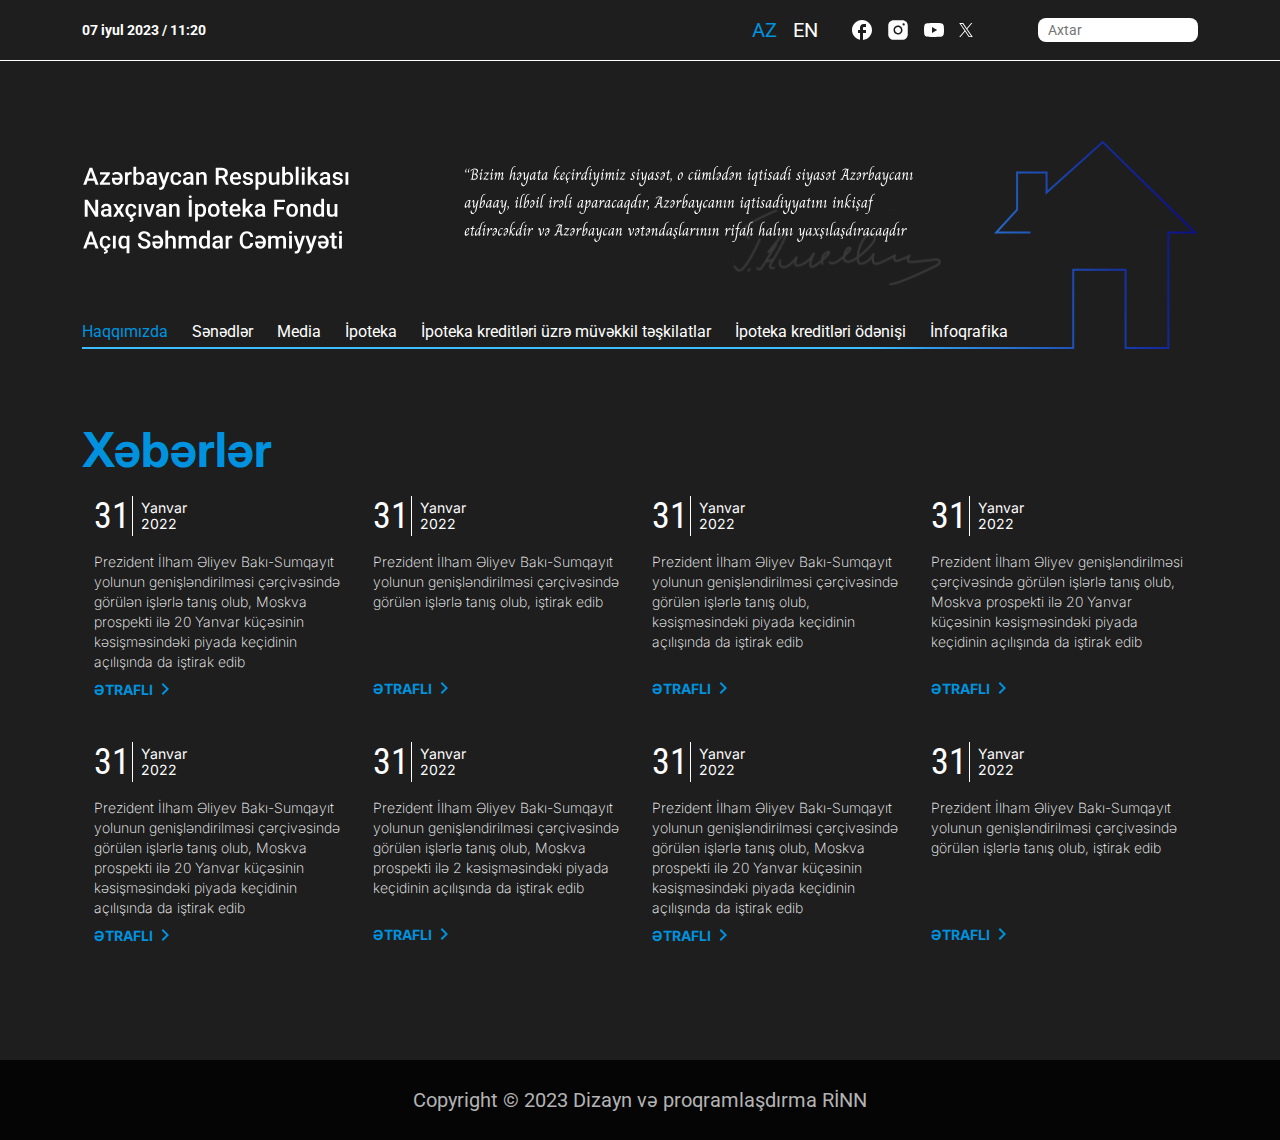
<file: news.html>
<!DOCTYPE html>
<html lang="az">

<head>
    <meta charset="utf-8" />
    <meta name="viewport" content="width=device-width, initial-scale=1, shrink-to-fit=no" />
    <link rel="stylesheet" href="https://cdnjs.cloudflare.com/ajax/libs/font-awesome/6.4.0/css/all.min.css"
        integrity="sha512-iecdLmaskl7CVkqkXNQ/ZH/XLlvWZOJyj7Yy7tcenmpD1ypASozpmT/E0iPtmFIB46ZmdtAc9eNBvH0H/ZpiBw=="
        crossorigin="anonymous" referrerpolicy="no-referrer" />
    <link rel="stylesheet" href="assets/css/bootstrap.min.css" />
    <link rel="stylesheet" href="assets/css/owl.theme.default.min.css" />
    <link rel="stylesheet" href="assets/css/owl.carousel.min.css" />
    <link rel="stylesheet" href="assets/css/flaticon.css" />
    <link rel="stylesheet" href="assets/css/style.css" />
    <link rel="icon" type="image/png" href="assets/img/gerb.png" />
    <title>Naxçıvan İpoteka Fondu Açıq Səhmdar Cəmiyyəti</title>
</head>

<body>
    <!-- Start Preloader Area -->
    <div class="loader-wrapper">
        <div class="loader">
            <div class="dot-wrap">
                <img src="./assets/img/loading.png" alt="" />
            </div>
        </div>
    </div>
    <!-- End Preloader Area -->

    <!-- Header -->
    <header>
        <div class="header-container">
            <div class="container">
                <div class="header-date">
                    <p>07 iyul 2023 / <span id="time"></span></p>
                </div>
                <div class="header-right">
                    <div class="header-language">
                        <a class="language-item active" href="#">AZ</a>
                        <a class="language-item" href="#">EN</a>
                    </div>
                    <div class="social-section">
                        <a class="social-item" href="#"><img src="./assets/img/facebook.svg" alt=""></a>
                        <a class="social-item" href="#"><img src="./assets/img/instagram.svg" alt=""></a>
                        <a class="social-item" href="#"><img src="./assets/img/youtube.svg" alt=""></a>
                        <a class="social-item" href="#"><img src="./assets/img/twitter.svg" alt=""></a>
                    </div>
                    <form class="my-search">
                        <input type="text" placeholder="Axtar">
                        <button type="submit">
                            <i class="fa fa-search"></i>
                        </button>
                    </form>
                </div>
            </div>
        </div>
        <div class="container">
            <a href="./index.html" class="header-photo">
                <img src="./assets/img/header.svg" alt="">
            </a>
            <nav class="navbar navbar-expand-lg my-menu">
                <button class="navbar-toggler" type="button" data-bs-toggle="collapse"
                    data-bs-target="#navbarSupportedContent" aria-controls="navbarSupportedContent"
                    aria-expanded="false" aria-label="Toggle navigation">
                    <span class="navbar-toggler-icon"><i class="fas fa-bars"></i></span>
                </button>
                <div class="collapse navbar-collapse open-menu" id="navbarSupportedContent">
                    <ul class="navbar-nav">
                        <li class="nav-item dropdown">
                            <a class="nav-link dropdown-toggle active" href="#" id="navbarDropdown" role="button"
                                data-bs-toggle="dropdown" aria-expanded="false">
                                Haqqımızda
                            </a>
                            <ul class="dropdown-menu" aria-labelledby="navbarDropdown">
                                <li><a class="dropdown-item active" href="./static.html"><img
                                            src="./assets/img/arrow.svg" class="menu-img" alt="">NİF haqqında</a></li>
                                <li><a class="dropdown-item" href="./static.html"><img src="./assets/img/arrow.svg"
                                            class="menu-img" alt="">İdarə heyəti</a></li>
                                <li><a class="dropdown-item" href="./contact.html"><img src="./assets/img/arrow.svg"
                                            class="menu-img" alt="">Bizimlə əlaqə</a></li>
                            </ul>
                        </li>
                        <li class="nav-item dropdown">
                            <a class="nav-link dropdown-toggle" href="#" id="navbarDropdown" role="button"
                                data-bs-toggle="dropdown" aria-expanded="false">
                                Sənədlər
                            </a>
                            <ul class="dropdown-menu" aria-labelledby="navbarDropdown">
                                <li><a class="dropdown-item" href="./law.html"><img src="./assets/img/arrow.svg"
                                            class="menu-img" alt="">Qanunlar</a></li>
                                <li><a class="dropdown-item" href="./law.html"><img src="./assets/img/arrow.svg"
                                            class="menu-img" alt="">Fərman və sərəncamlar</a></li>
                                <li><a class="dropdown-item" href="./law.html"><img src="./assets/img/arrow.svg"
                                            class="menu-img" alt="">Qaydalar</a></li>
                                <li><a class="dropdown-item" href="./law.html"><img src="./assets/img/arrow.svg"
                                            class="menu-img" alt="">Nizamnamə</a></li>
                            </ul>
                        </li>
                        <li class="nav-item dropdown">
                            <a class="nav-link dropdown-toggle" href="#" id="navbarDropdown" role="button"
                                data-bs-toggle="dropdown" aria-expanded="false">
                                Media
                            </a>
                            <ul class="dropdown-menu" aria-labelledby="navbarDropdown">
                                <li><a class="dropdown-item" href="./news.html"><img src="./assets/img/arrow.svg"
                                            class="menu-img" alt="">Elanlar</a></li>
                                <li><a class="dropdown-item" href=""><img src="./assets/img/arrow.svg" class="menu-img"
                                            alt="">Maarifləndirmə</a></li>
                            </ul>
                        </li>
                        <li class="nav-item dropdown">
                            <a class="nav-link dropdown-toggle" href="#" id="navbarDropdown" role="button"
                                data-bs-toggle="dropdown" aria-expanded="false">
                                İpoteka
                            </a>
                            <ul class="dropdown-menu" aria-labelledby="navbarDropdown">
                                <li><a class="dropdown-item" href=""><img src="./assets/img/arrow.svg" class="menu-img"
                                            alt="">İpoteka kalkulyatoru</a></li>
                                <li><a class="dropdown-item" href="./static.html"><img src="./assets/img/arrow.svg"
                                            class="menu-img" alt="">Kreditin verilməsi şərtləri</a></li>
                                <li><a class="dropdown-item" href="./static.html"><img src="./assets/img/arrow.svg"
                                            class="menu-img" alt="">Tələb olunan sənədlər</a></li>
                                <li><a class="dropdown-item" href="./static.html"><img src="./assets/img/arrow.svg"
                                            class="menu-img" alt="">Faiz dərəcələri</a></li>
                                <li><a class="dropdown-item" href="./static.html"><img src="./assets/img/arrow.svg"
                                            class="menu-img" alt="">Kreditin alınma mərhələləri</a></li>
                                <li><a class="dropdown-item" href=""><img src="./assets/img/arrow.svg" class="menu-img"
                                            alt="">İpoteka ilə bağlı xərclər</a></li>
                            </ul>
                        </li>
                        <li class="nav-item dropdown">
                            <a class="nav-link dropdown-toggle" href="#" id="navbarDropdown" role="button"
                                data-bs-toggle="dropdown" aria-expanded="false">
                                İpoteka kreditləri üzrə müvəkkil təşkilatlar
                            </a>
                            <ul class="dropdown-menu" aria-labelledby="navbarDropdown">
                                <li><a class="dropdown-item" href="./bank.html"><img src="./assets/img/arrow.svg"
                                            class="menu-img" alt="">Banklar</a></li>
                                <li><a class="dropdown-item" href="./bank.html"><img src="./assets/img/arrow.svg"
                                            class="menu-img" alt="">Sığortacılar</a></li>
                                <li><a class="dropdown-item" href="./bank.html"><img src="./assets/img/arrow.svg"
                                            class="menu-img" alt="">Qiymətləndiricilər</a></li>
                            </ul>
                        </li>
                        <li class="nav-item">
                            <a class="nav-link" aria-current="page" href="./e-services.html">
                                İpoteka kreditləri ödənişi
                            </a>
                        </li>
                        <li class="nav-item dropdown">
                            <a class="nav-link dropdown-toggle" href="#" id="navbarDropdown" role="button"
                                data-bs-toggle="dropdown" aria-expanded="false">
                                İnfoqrafika
                            </a>
                            <ul class="dropdown-menu" aria-labelledby="navbarDropdown">
                                <li><a class="dropdown-item" href="./general.html"><img src="./assets/img/arrow.svg"
                                            class="menu-img" alt="">Statistik məlumatlar</a></li>
                            </ul>
                        </li>
                    </ul>
                </div>
            </nav>
        </div>
    </header>
    <!-- End Header -->

    <!-- Main -->
    <main>
        <main>
            <div class="container">
                <section class="static-section main-slider news-section">
                    <h3 class="static-header">Xəbərlər</h3>
                    <div class="static-content row">
                        <div class="col-xxl-3 col-xl-3 col-lg-3 col-md-4 col-sm-6 col-12">
                            <div class="news-item">
                                <div class="news-date">
                                    <span class="news-day">31</span>
                                    <div class="news-time">
                                        <span class="d-block">Yanvar</span>
                                        <span>2022</span>
                                    </div>
                                </div>
                                <div class="news-display">
                                    <p class="news-title">Prezident İlham Əliyev Bakı-Sumqayıt yolunun genişləndirilməsi
                                        çərçivəsində görülən
                                        işlərlə tanış olub, Moskva prospekti ilə 20 Yanvar küçəsinin kəsişməsindəki
                                        piyada keçidinin açılışında da
                                        iştirak edib</p>
                                    <a href="./single-news.html" class="more-btn">Ətraflı<img class="arrow-line"
                                            src="./assets/img/more.svg" alt=""></a>
                                </div>
                            </div>
                        </div>
                        <div class="col-xxl-3 col-xl-3 col-lg-3 col-md-4 col-sm-6 col-12">
                            <div class="news-item">
                                <div class="news-date">
                                    <span class="news-day">31</span>
                                    <div class="news-time">
                                        <span class="d-block">Yanvar</span>
                                        <span>2022</span>
                                    </div>
                                </div>
                                <div class="news-display">
                                    <p class="news-title">Prezident İlham Əliyev Bakı-Sumqayıt yolunun genişləndirilməsi
                                        çərçivəsində görülən
                                        işlərlə tanış olub, iştirak edib</p>
                                    <a href="" class="more-btn">Ətraflı<img class="arrow-line"
                                            src="./assets/img/more.svg" alt=""></a>
                                </div>
                            </div>
                        </div>
                        <div class="col-xxl-3 col-xl-3 col-lg-3 col-md-4 col-sm-6 col-12">
                            <div class="news-item">
                                <div class="news-date">
                                    <span class="news-day">31</span>
                                    <div class="news-time">
                                        <span class="d-block">Yanvar</span>
                                        <span>2022</span>
                                    </div>
                                </div>
                                <div class="news-display">
                                    <p class="news-title">Prezident İlham Əliyev Bakı-Sumqayıt yolunun genişləndirilməsi
                                        çərçivəsində görülən
                                        işlərlə tanış olub, kəsişməsindəki
                                        piyada keçidinin açılışında da
                                        iştirak edib</p>
                                    <a href="" class="more-btn">Ətraflı<img class="arrow-line"
                                            src="./assets/img/more.svg" alt=""></a>
                                </div>
                            </div>
                        </div>
                        <div class="col-xxl-3 col-xl-3 col-lg-3 col-md-4 col-sm-6 col-12">
                            <div class="news-item">
                                <div class="news-date">
                                    <span class="news-day">31</span>
                                    <div class="news-time">
                                        <span class="d-block">Yanvar</span>
                                        <span>2022</span>
                                    </div>
                                </div>
                                <div class="news-display">
                                    <p class="news-title">Prezident İlham Əliyev genişləndirilməsi
                                        çərçivəsində görülən
                                        işlərlə tanış olub, Moskva prospekti ilə 20 Yanvar küçəsinin kəsişməsindəki
                                        piyada keçidinin açılışında da
                                        iştirak edib</p>
                                    <a href="" class="more-btn">Ətraflı<img class="arrow-line"
                                            src="./assets/img/more.svg" alt=""></a>
                                </div>
                            </div>
                        </div>
                        <div class="col-xxl-3 col-xl-3 col-lg-3 col-md-4 col-sm-6 col-12">
                            <div class="news-item">
                                <div class="news-date">
                                    <span class="news-day">31</span>
                                    <div class="news-time">
                                        <span class="d-block">Yanvar</span>
                                        <span>2022</span>
                                    </div>
                                </div>
                                <div class="news-display">
                                    <p class="news-title">Prezident İlham Əliyev Bakı-Sumqayıt yolunun genişləndirilməsi
                                        çərçivəsində görülən
                                        işlərlə tanış olub, Moskva prospekti ilə 20 Yanvar küçəsinin kəsişməsindəki
                                        piyada keçidinin açılışında da
                                        iştirak edib</p>
                                    <a href="" class="more-btn">Ətraflı<img class="arrow-line"
                                            src="./assets/img/more.svg" alt=""></a>
                                </div>
                            </div>
                        </div>
                        <div class="col-xxl-3 col-xl-3 col-lg-3 col-md-4 col-sm-6 col-12">
                            <div class="news-item">
                                <div class="news-date">
                                    <span class="news-day">31</span>
                                    <div class="news-time">
                                        <span class="d-block">Yanvar</span>
                                        <span>2022</span>
                                    </div>
                                </div>
                                <div class="news-display">
                                    <p class="news-title">Prezident İlham Əliyev Bakı-Sumqayıt yolunun genişləndirilməsi
                                        çərçivəsində görülən
                                        işlərlə tanış olub, Moskva prospekti ilə 2 kəsişməsindəki
                                        piyada keçidinin açılışında da
                                        iştirak edib</p>
                                    <a href="" class="more-btn">Ətraflı<img class="arrow-line"
                                            src="./assets/img/more.svg" alt=""></a>
                                </div>
                            </div>
                        </div>
                        <div class="col-xxl-3 col-xl-3 col-lg-3 col-md-4 col-sm-6 col-12">
                            <div class="news-item">
                                <div class="news-date">
                                    <span class="news-day">31</span>
                                    <div class="news-time">
                                        <span class="d-block">Yanvar</span>
                                        <span>2022</span>
                                    </div>
                                </div>
                                <div class="news-display">
                                    <p class="news-title">Prezident İlham Əliyev Bakı-Sumqayıt yolunun genişləndirilməsi
                                        çərçivəsində görülən
                                        işlərlə tanış olub, Moskva prospekti ilə 20 Yanvar küçəsinin kəsişməsindəki
                                        piyada keçidinin açılışında da
                                        iştirak edib</p>
                                    <a href="" class="more-btn">Ətraflı<img class="arrow-line"
                                            src="./assets/img/more.svg" alt=""></a>
                                </div>
                            </div>
                        </div>
                        <div class="col-xxl-3 col-xl-3 col-lg-3 col-md-4 col-sm-6 col-12">
                            <div class="news-item">
                                <div class="news-date">
                                    <span class="news-day">31</span>
                                    <div class="news-time">
                                        <span class="d-block">Yanvar</span>
                                        <span>2022</span>
                                    </div>
                                </div>
                                <div class="news-display">
                                    <p class="news-title">Prezident İlham Əliyev Bakı-Sumqayıt yolunun genişləndirilməsi
                                        çərçivəsində görülən
                                        işlərlə tanış olub,
                                        iştirak edib</p>
                                    <a href="" class="more-btn">Ətraflı<img class="arrow-line"
                                            src="./assets/img/more.svg" alt=""></a>
                                </div>
                            </div>
                        </div>
                    </div>
                </section>
            </div>
        </main>
    </main>
    <!-- End Main -->

    <footer>
        <div class="footer-copyright">
            Copyright © 2023 Dizayn və proqramlaşdırma <a href="https://nmincom.gov.az/">RİNN</a>
        </div>
    </footer>


    <!-- Start Go Top Area -->
    <div class="go-top">
        <i class="fa-solid fa-chevron-up"></i>
        <i class="fa-solid fa-chevron-up"></i>
    </div>
    <!-- End Go Top Area -->

    <script src="assets/js/jquery.min.js"></script>
    <script src="assets/js/bootstrap.bundle.min.js"></script>
    <script src="assets/js/wow.min.js"></script>
    <script src="assets/js/owl.carousel.min.js"></script>
    <script src="assets/js/custom.js"></script>
</body>

</html>
</file>
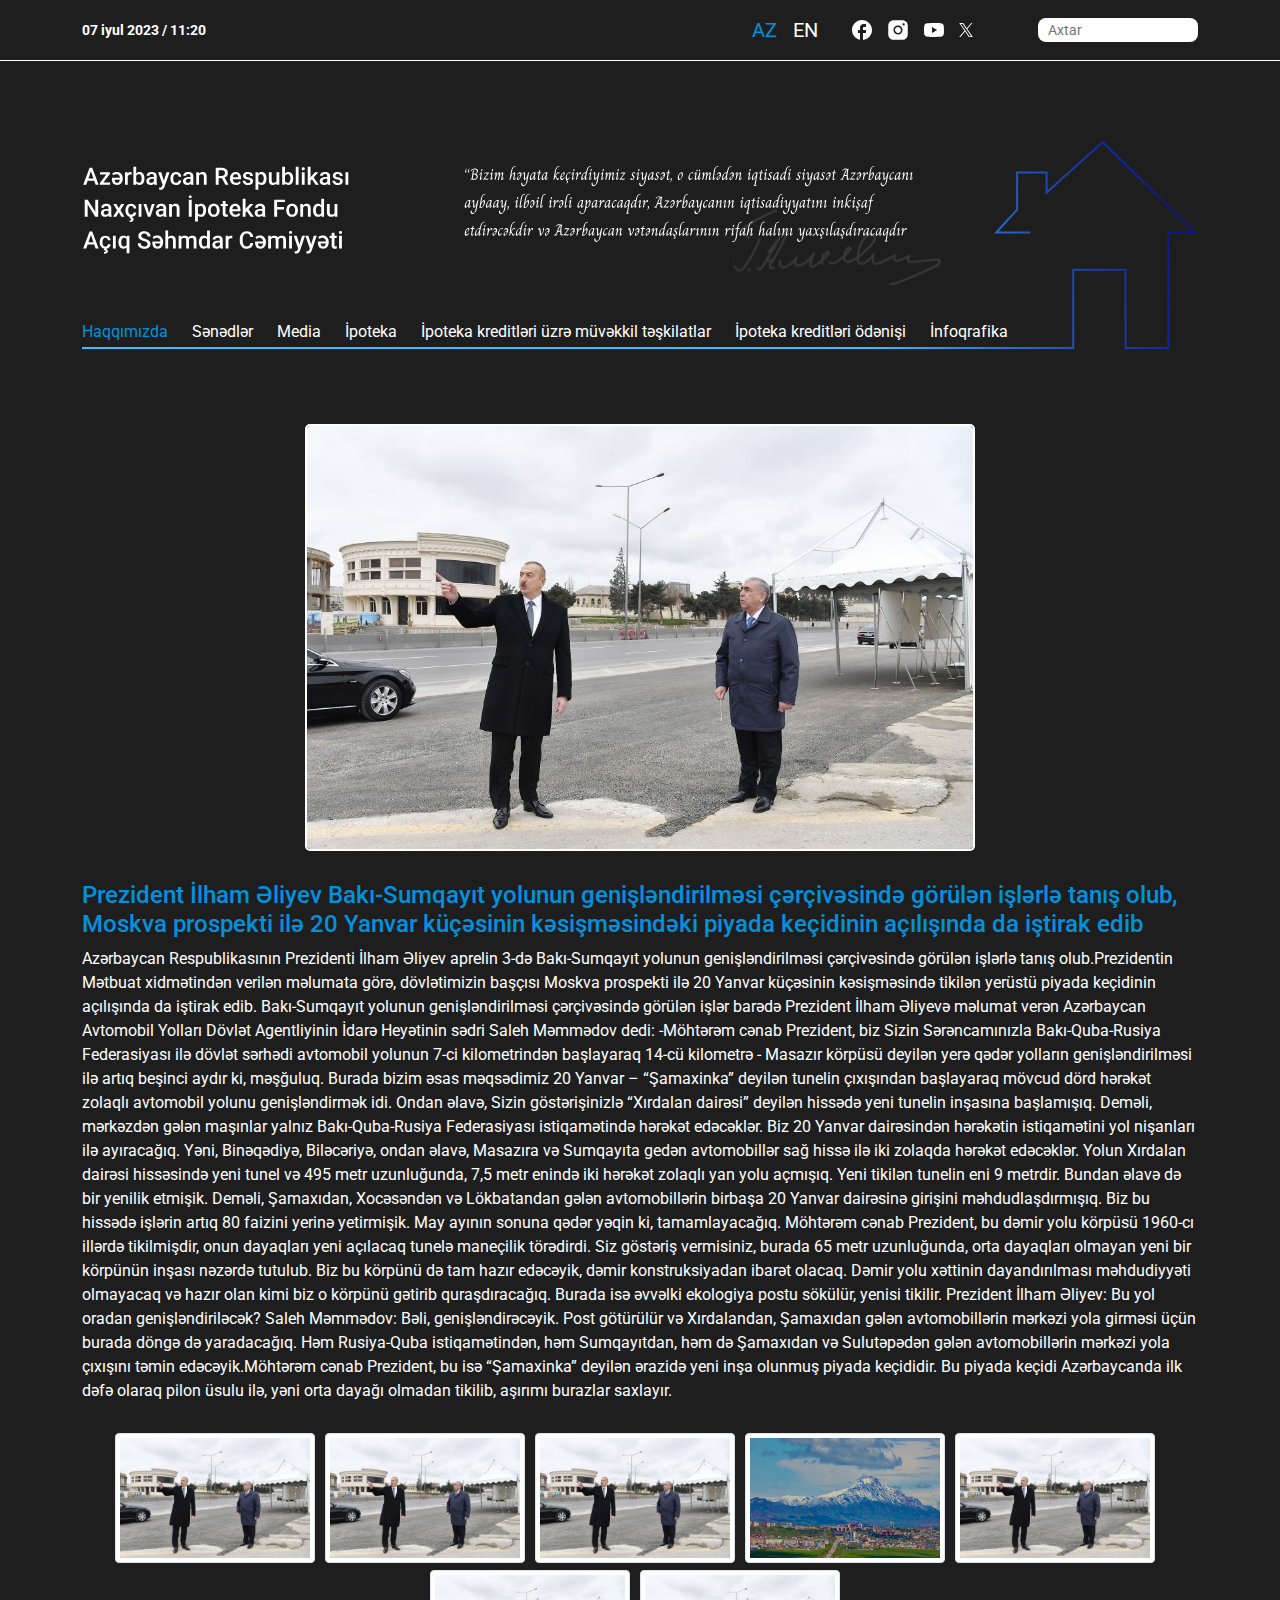
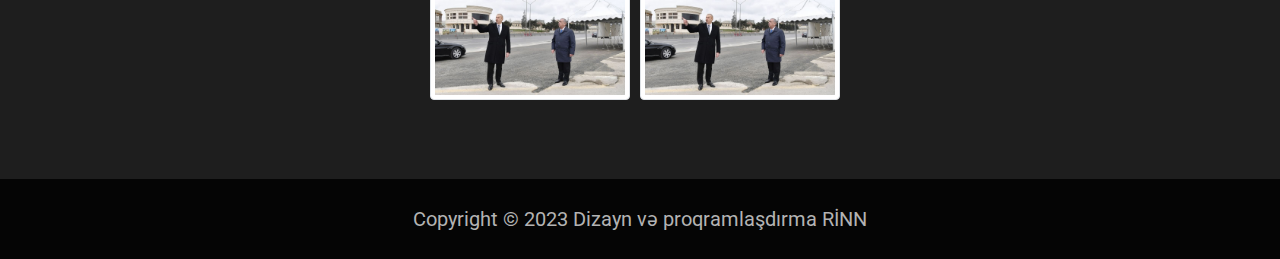
<file: single-news.html>
<!DOCTYPE html>
<html lang="az">

<head>
    <meta charset="utf-8" />
    <meta name="viewport" content="width=device-width, initial-scale=1, shrink-to-fit=no" />
    <link rel="stylesheet" href="https://cdnjs.cloudflare.com/ajax/libs/font-awesome/6.4.0/css/all.min.css"
        integrity="sha512-iecdLmaskl7CVkqkXNQ/ZH/XLlvWZOJyj7Yy7tcenmpD1ypASozpmT/E0iPtmFIB46ZmdtAc9eNBvH0H/ZpiBw=="
        crossorigin="anonymous" referrerpolicy="no-referrer" />
    <link rel="stylesheet" href="assets/css/bootstrap.min.css" />
    <link rel="stylesheet" href="assets/css/owl.theme.default.min.css" />
    <link rel="stylesheet" href="assets/css/owl.carousel.min.css" />
    <link rel="stylesheet" href="assets/css/prettyPhoto.css" />
    <link rel="stylesheet" href="assets/css/flaticon.css" />
    <link rel="stylesheet" href="assets/css/style.css" />
    <link rel="icon" type="image/png" href="assets/img/gerb.png" />
    <title>Naxçıvan İpoteka Fondu Açıq Səhmdar Cəmiyyəti</title>
</head>

<body>
    <!-- Start Preloader Area -->
    <div class="loader-wrapper">
        <div class="loader">
            <div class="dot-wrap">
                <img src="./assets/img/loading.png" alt="" />
            </div>
        </div>
    </div>
    <!-- End Preloader Area -->

    <!-- Header -->
    <header>
        <div class="header-container">
            <div class="container">
                <div class="header-date">
                    <p>07 iyul 2023 / <span id="time"></span></p>
                </div>
                <div class="header-right">
                    <div class="header-language">
                        <a class="language-item active" href="#">AZ</a>
                        <a class="language-item" href="#">EN</a>
                    </div>
                    <div class="social-section">
                        <a class="social-item" href="#"><img src="./assets/img/facebook.svg" alt=""></a>
                        <a class="social-item" href="#"><img src="./assets/img/instagram.svg" alt=""></a>
                        <a class="social-item" href="#"><img src="./assets/img/youtube.svg" alt=""></a>
                        <a class="social-item" href="#"><img src="./assets/img/twitter.svg" alt=""></a>
                    </div>
                    <form class="my-search">
                        <input type="text" placeholder="Axtar">
                        <button type="submit">
                            <i class="fa fa-search"></i>
                        </button>
                    </form>
                </div>
            </div>
        </div>
        <div class="container">
            <a href="./index.html" class="header-photo">
                <img src="./assets/img/header.svg" alt="">
            </a>
            <nav class="navbar navbar-expand-lg my-menu">
                <button class="navbar-toggler" type="button" data-bs-toggle="collapse"
                    data-bs-target="#navbarSupportedContent" aria-controls="navbarSupportedContent"
                    aria-expanded="false" aria-label="Toggle navigation">
                    <span class="navbar-toggler-icon"><i class="fas fa-bars"></i></span>
                </button>
                <div class="collapse navbar-collapse open-menu" id="navbarSupportedContent">
                    <ul class="navbar-nav">
                        <li class="nav-item dropdown">
                            <a class="nav-link dropdown-toggle active" href="#" id="navbarDropdown" role="button"
                                data-bs-toggle="dropdown" aria-expanded="false">
                                Haqqımızda
                            </a>
                            <ul class="dropdown-menu" aria-labelledby="navbarDropdown">
                                <li><a class="dropdown-item active" href="./static.html"><img
                                            src="./assets/img/arrow.svg" class="menu-img" alt="">NİF haqqında</a></li>
                                <li><a class="dropdown-item" href="./static.html"><img src="./assets/img/arrow.svg"
                                            class="menu-img" alt="">İdarə heyəti</a></li>
                                <li><a class="dropdown-item" href="./contact.html"><img src="./assets/img/arrow.svg"
                                            class="menu-img" alt="">Bizimlə əlaqə</a></li>
                            </ul>
                        </li>
                        <li class="nav-item dropdown">
                            <a class="nav-link dropdown-toggle" href="#" id="navbarDropdown" role="button"
                                data-bs-toggle="dropdown" aria-expanded="false">
                                Sənədlər
                            </a>
                            <ul class="dropdown-menu" aria-labelledby="navbarDropdown">
                                <li><a class="dropdown-item" href="./law.html"><img src="./assets/img/arrow.svg"
                                            class="menu-img" alt="">Qanunlar</a></li>
                                <li><a class="dropdown-item" href="./law.html"><img src="./assets/img/arrow.svg"
                                            class="menu-img" alt="">Fərman və sərəncamlar</a></li>
                                <li><a class="dropdown-item" href="./law.html"><img src="./assets/img/arrow.svg"
                                            class="menu-img" alt="">Qaydalar</a></li>
                                <li><a class="dropdown-item" href="./law.html"><img src="./assets/img/arrow.svg"
                                            class="menu-img" alt="">Nizamnamə</a></li>
                            </ul>
                        </li>
                        <li class="nav-item dropdown">
                            <a class="nav-link dropdown-toggle" href="#" id="navbarDropdown" role="button"
                                data-bs-toggle="dropdown" aria-expanded="false">
                                Media
                            </a>
                            <ul class="dropdown-menu" aria-labelledby="navbarDropdown">
                                <li><a class="dropdown-item" href="./news.html"><img src="./assets/img/arrow.svg"
                                            class="menu-img" alt="">Elanlar</a></li>
                                <li><a class="dropdown-item" href=""><img src="./assets/img/arrow.svg" class="menu-img"
                                            alt="">Maarifləndirmə</a></li>
                            </ul>
                        </li>
                        <li class="nav-item dropdown">
                            <a class="nav-link dropdown-toggle" href="#" id="navbarDropdown" role="button"
                                data-bs-toggle="dropdown" aria-expanded="false">
                                İpoteka
                            </a>
                            <ul class="dropdown-menu" aria-labelledby="navbarDropdown">
                                <li><a class="dropdown-item" href=""><img src="./assets/img/arrow.svg" class="menu-img"
                                            alt="">İpoteka kalkulyatoru</a></li>
                                <li><a class="dropdown-item" href="./static.html"><img src="./assets/img/arrow.svg"
                                            class="menu-img" alt="">Kreditin verilməsi şərtləri</a></li>
                                <li><a class="dropdown-item" href="./static.html"><img src="./assets/img/arrow.svg"
                                            class="menu-img" alt="">Tələb olunan sənədlər</a></li>
                                <li><a class="dropdown-item" href="./static.html"><img src="./assets/img/arrow.svg"
                                            class="menu-img" alt="">Faiz dərəcələri</a></li>
                                <li><a class="dropdown-item" href="./static.html"><img src="./assets/img/arrow.svg"
                                            class="menu-img" alt="">Kreditin alınma mərhələləri</a></li>
                                <li><a class="dropdown-item" href=""><img src="./assets/img/arrow.svg" class="menu-img"
                                            alt="">İpoteka ilə bağlı xərclər</a></li>
                            </ul>
                        </li>
                        <li class="nav-item dropdown">
                            <a class="nav-link dropdown-toggle" href="#" id="navbarDropdown" role="button"
                                data-bs-toggle="dropdown" aria-expanded="false">
                                İpoteka kreditləri üzrə müvəkkil təşkilatlar
                            </a>
                            <ul class="dropdown-menu" aria-labelledby="navbarDropdown">
                                <li><a class="dropdown-item" href="./bank.html"><img src="./assets/img/arrow.svg"
                                            class="menu-img" alt="">Banklar</a></li>
                                <li><a class="dropdown-item" href="./bank.html"><img src="./assets/img/arrow.svg"
                                            class="menu-img" alt="">Sığortacılar</a></li>
                                <li><a class="dropdown-item" href="./bank.html"><img src="./assets/img/arrow.svg"
                                            class="menu-img" alt="">Qiymətləndiricilər</a></li>
                            </ul>
                        </li>
                        <li class="nav-item">
                            <a class="nav-link" aria-current="page" href="./e-services.html">
                                İpoteka kreditləri ödənişi
                            </a>
                        </li>
                        <li class="nav-item dropdown">
                            <a class="nav-link dropdown-toggle" href="#" id="navbarDropdown" role="button"
                                data-bs-toggle="dropdown" aria-expanded="false">
                                İnfoqrafika
                            </a>
                            <ul class="dropdown-menu" aria-labelledby="navbarDropdown">
                                <li><a class="dropdown-item" href="./general.html"><img src="./assets/img/arrow.svg"
                                            class="menu-img" alt="">Statistik məlumatlar</a></li>
                            </ul>
                        </li>
                    </ul>
                </div>
            </nav>
        </div>
    </header>
    <!-- End Header -->

    <!-- Main -->
    <main>
        <main>
            <div class="container">
                <section class="static-section single-section">
                    <div class="single-img">
                        <img src="./assets/img/news.jpg" alt="">
                    </div>
                    <h4 class="single-title">Prezident İlham Əliyev Bakı-Sumqayıt yolunun genişləndirilməsi
                        çərçivəsində görülən
                        işlərlə tanış olub, Moskva prospekti ilə 20 Yanvar küçəsinin kəsişməsindəki
                        piyada keçidinin açılışında da
                        iştirak edib</h4>
                    <div class="single-content">Azərbaycan Respublikasının Prezidenti İlham Əliyev aprelin 3-də
                        Bakı-Sumqayıt yolunun genişləndirilməsi çərçivəsində görülən işlərlə tanış olub.Prezidentin
                        Mətbuat xidmətindən verilən məlumata görə, dövlətimizin başçısı Moskva prospekti ilə 20 Yanvar
                        küçəsinin kəsişməsində tikilən yerüstü piyada keçidinin açılışında da iştirak edib.

                        Bakı-Sumqayıt yolunun genişləndirilməsi çərçivəsində görülən işlər barədə Prezident İlham
                        Əliyevə məlumat verən Azərbaycan Avtomobil Yolları Dövlət Agentliyinin İdarə Heyətinin sədri
                        Saleh Məmmədov dedi:

                        -Möhtərəm cənab Prezident, biz Sizin Sərəncamınızla Bakı-Quba-Rusiya Federasiyası ilə dövlət
                        sərhədi avtomobil yolunun 7-ci kilometrindən başlayaraq 14-cü kilometrə - Masazır körpüsü
                        deyilən yerə qədər yolların genişləndirilməsi ilə artıq beşinci aydır ki, məşğuluq. Burada bizim
                        əsas məqsədimiz 20 Yanvar – “Şamaxinka” deyilən tunelin çıxışından başlayaraq mövcud dörd
                        hərəkət zolaqlı avtomobil yolunu genişləndirmək idi. Ondan əlavə, Sizin göstərişinizlə “Xırdalan
                        dairəsi” deyilən hissədə yeni tunelin inşasına başlamışıq. Deməli, mərkəzdən gələn maşınlar
                        yalnız Bakı-Quba-Rusiya Federasiyası istiqamətində hərəkət edəcəklər. Biz 20 Yanvar dairəsindən
                        hərəkətin istiqamətini yol nişanları ilə ayıracağıq. Yəni, Binəqədiyə, Biləcəriyə, ondan əlavə,
                        Masazıra və Sumqayıta gedən avtomobillər sağ hissə ilə iki zolaqda hərəkət edəcəklər. Yolun
                        Xırdalan dairəsi hissəsində yeni tunel və 495 metr uzunluğunda, 7,5 metr enində iki hərəkət
                        zolaqlı yan yolu açmışıq. Yeni tikilən tunelin eni 9 metrdir. Bundan əlavə də bir yenilik
                        etmişik. Deməli, Şamaxıdan, Xocəsəndən və Lökbatandan gələn avtomobillərin birbaşa 20 Yanvar
                        dairəsinə girişini məhdudlaşdırmışıq. Biz bu hissədə işlərin artıq 80 faizini yerinə yetirmişik.
                        May ayının sonuna qədər yəqin ki, tamamlayacağıq.

                        Möhtərəm cənab Prezident, bu dəmir yolu körpüsü 1960-cı illərdə tikilmişdir, onun dayaqları yeni
                        açılacaq tunelə maneçilik törədirdi. Siz göstəriş vermisiniz, burada 65 metr uzunluğunda, orta
                        dayaqları olmayan yeni bir körpünün inşası nəzərdə tutulub. Biz bu körpünü də tam hazır
                        edəcəyik, dəmir konstruksiyadan ibarət olacaq. Dəmir yolu xəttinin dayandırılması məhdudiyyəti
                        olmayacaq və hazır olan kimi biz o körpünü gətirib quraşdıracağıq. Burada isə əvvəlki ekologiya
                        postu sökülür, yenisi tikilir.

                        Prezident İlham Əliyev: Bu yol oradan genişləndiriləcək?

                        Saleh Məmmədov: Bəli, genişləndirəcəyik. Post götürülür və Xırdalandan, Şamaxıdan gələn
                        avtomobillərin mərkəzi yola girməsi üçün burada döngə də yaradacağıq. Həm Rusiya-Quba
                        istiqamətindən, həm Sumqayıtdan, həm də Şamaxıdan və Sulutəpədən gələn avtomobillərin mərkəzi
                        yola çıxışını təmin edəcəyik.Möhtərəm cənab Prezident, bu isə “Şamaxinka” deyilən ərazidə yeni
                        inşa olunmuş piyada keçididir. Bu piyada keçidi Azərbaycanda ilk dəfə olaraq pilon üsulu ilə,
                        yəni orta dayağı olmadan tikilib, aşırımı burazlar saxlayır.</div>
                    <div class="gallery-section gallery d-flex justify-content-center flex-wrap align-items-center">
                        <div class="gallery1 gallery-item">
                            <a href="./assets/img/news.jpg" rel="prettyPhoto[gallery1]"><img class="img-thumbnail"
                                    src="./assets/img/news.jpg"></a>
                        </div>
                        <div class="gallery1 gallery-item">
                            <a href="./assets/img/news.jpg" rel="prettyPhoto[gallery1]"><img class="img-thumbnail"
                                    src="./assets/img/news.jpg"></a>
                        </div>
                        <div class="gallery1 gallery-item">
                            <a href="./assets/img/news.jpg" rel="prettyPhoto[gallery1]"><img class="img-thumbnail"
                                    src="./assets/img/news.jpg"></a>
                        </div>
                        <div class="gallery1 gallery-item">
                            <a href="./assets/img/1.jpg" rel="prettyPhoto[gallery1]"><img class="img-thumbnail"
                                    src="./assets/img/1.jpg"></a>
                        </div>
                        <div class="gallery1 gallery-item">
                            <a href="./assets/img/news.jpg" rel="prettyPhoto[gallery1]"><img class="img-thumbnail"
                                    src="./assets/img/news.jpg"></a>
                        </div>
                        <div class="gallery1 gallery-item">
                            <a href="./assets/img/news.jpg" rel="prettyPhoto[gallery1]"><img class="img-thumbnail"
                                    src="./assets/img/news.jpg"></a>
                        </div>
                        <div class="gallery1 gallery-item">
                            <a href="./assets/img/news.jpg" rel="prettyPhoto[gallery1]"><img class="img-thumbnail"
                                    src="./assets/img/news.jpg"></a>
                        </div>
                    </div>
                </section>
            </div>
        </main>
    </main>
    <!-- End Main -->

    <footer>
        <div class="footer-copyright">
            Copyright © 2023 Dizayn və proqramlaşdırma <a href="https://nmincom.gov.az/">RİNN</a>
        </div>
    </footer>


    <!-- Start Go Top Area -->
    <div class="go-top">
        <i class="fa-solid fa-chevron-up"></i>
        <i class="fa-solid fa-chevron-up"></i>
    </div>
    <!-- End Go Top Area -->

    <script src="assets/js/jquery.min.js"></script>
    <script src="assets/js/bootstrap.bundle.min.js"></script>
    <script src="assets/js/wow.min.js"></script>
    <script src="assets/js/owl.carousel.min.js"></script>
    <script src="assets/js/jquery.prettyPhoto.js"></script>
    <script src="assets/js/custom.js"></script>
    <script>
        $(document).ready(function () {
            $("area[rel^='prettyPhoto']").prettyPhoto();
            $(".gallery:first a[rel^='prettyPhoto']").prettyPhoto({
                animation_speed: 'fast',
                slideshow: 10000,
                hideflash: true
            });
        });
    </script>
</body>

</html>
</file>
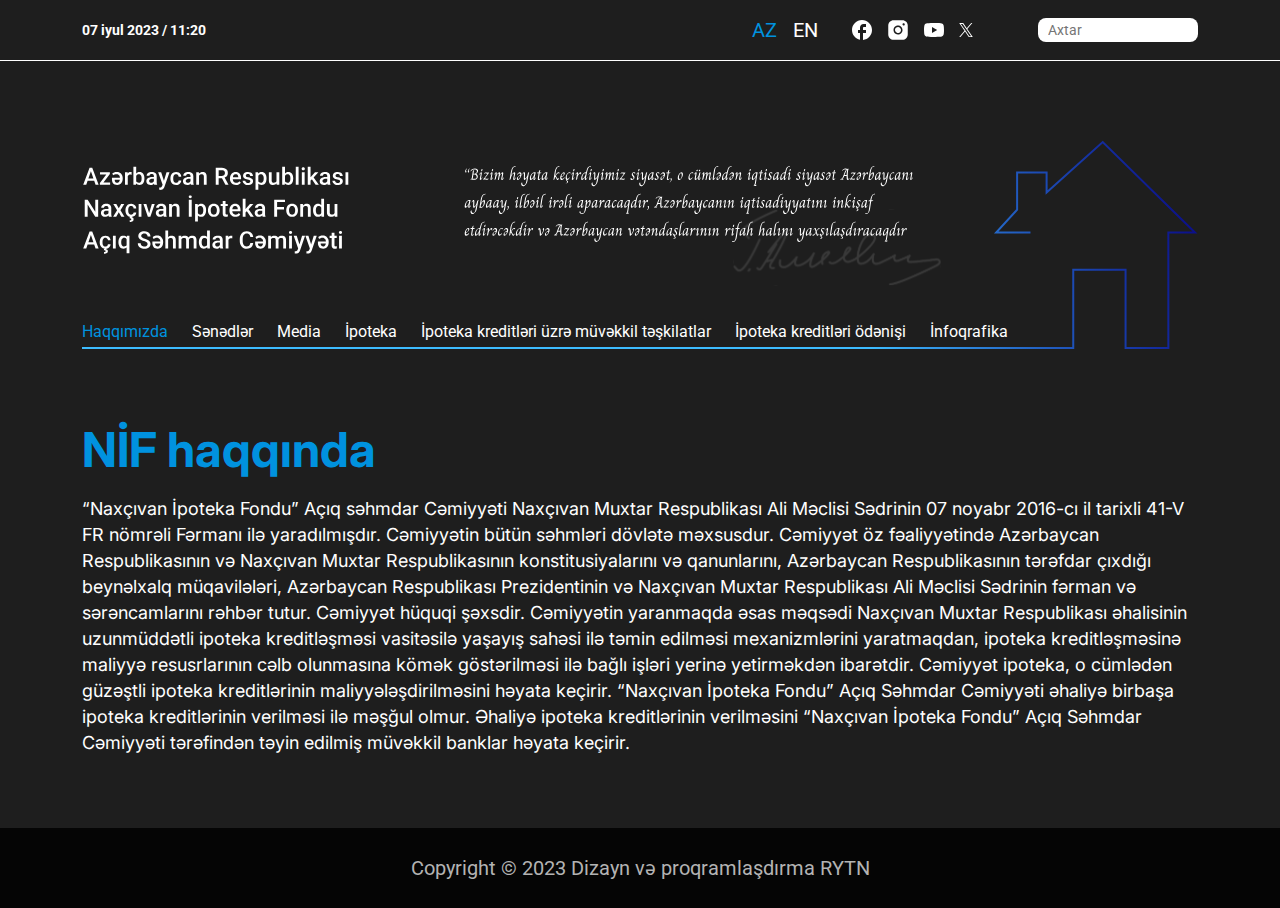
<file: static.html>
<!DOCTYPE html>
<html lang="az">

<head>
    <meta charset="utf-8" />
    <meta name="viewport" content="width=device-width, initial-scale=1, shrink-to-fit=no" />
    <link rel="stylesheet" href="https://cdnjs.cloudflare.com/ajax/libs/font-awesome/6.4.0/css/all.min.css"
        integrity="sha512-iecdLmaskl7CVkqkXNQ/ZH/XLlvWZOJyj7Yy7tcenmpD1ypASozpmT/E0iPtmFIB46ZmdtAc9eNBvH0H/ZpiBw=="
        crossorigin="anonymous" referrerpolicy="no-referrer" />
    <link rel="stylesheet" href="assets/css/bootstrap.min.css" />
    <link rel="stylesheet" href="assets/css/owl.theme.default.min.css" />
    <link rel="stylesheet" href="assets/css/owl.carousel.min.css" />
    <link rel="stylesheet" href="assets/css/flaticon.css" />
    <link rel="stylesheet" href="assets/css/style.css" />
    <link rel="icon" type="image/png" href="assets/img/gerb.png" />
    <title>Naxçıvan İpoteka Fondu Açıq Səhmdar Cəmiyyəti</title>
</head>

<body>
    <!-- Start Preloader Area -->
    <div class="loader-wrapper">
        <div class="loader">
            <div class="dot-wrap">
                <img src="./assets/img/loading.png" alt="" />
            </div>
        </div>
    </div>
    <!-- End Preloader Area -->

    <!-- Header -->
    <header>
        <div class="header-container">
            <div class="container">
                <div class="header-date">
                    <p>07 iyul 2023 / <span id="time"></span></p>
                </div>
                <div class="header-right">
                    <div class="header-language">
                        <a class="language-item active" href="#">AZ</a>
                        <a class="language-item" href="#">EN</a>
                    </div>
                    <div class="social-section">
                        <a class="social-item" href="#"><img src="./assets/img/facebook.svg" alt=""></a>
                        <a class="social-item" href="#"><img src="./assets/img/instagram.svg" alt=""></a>
                        <a class="social-item" href="#"><img src="./assets/img/youtube.svg" alt=""></a>
                        <a class="social-item" href="#"><img src="./assets/img/twitter.svg" alt=""></a>
                    </div>
                    <form class="my-search">
                        <input type="text" placeholder="Axtar">
                        <button type="submit">
                            <i class="fa fa-search"></i>
                        </button>
                    </form>
                </div>
            </div>
        </div>
        <div class="container">
            <a href="./index.html" class="header-photo">
                <img src="./assets/img/header.svg" alt="">
            </a>
            <nav class="navbar navbar-expand-lg my-menu">
                <button class="navbar-toggler" type="button" data-bs-toggle="collapse"
                    data-bs-target="#navbarSupportedContent" aria-controls="navbarSupportedContent"
                    aria-expanded="false" aria-label="Toggle navigation">
                    <span class="navbar-toggler-icon"><i class="fas fa-bars"></i></span>
                </button>
                <div class="collapse navbar-collapse open-menu" id="navbarSupportedContent">
                    <ul class="navbar-nav">
                        <li class="nav-item dropdown">
                            <a class="nav-link dropdown-toggle active" href="#" id="navbarDropdown" role="button"
                                data-bs-toggle="dropdown" aria-expanded="false">
                                Haqqımızda
                            </a>
                            <ul class="dropdown-menu" aria-labelledby="navbarDropdown">
                                <li><a class="dropdown-item active" href="./static.html"><img
                                            src="./assets/img/arrow.svg" class="menu-img" alt="">NİF haqqında</a></li>
                                <li><a class="dropdown-item" href="./static.html"><img src="./assets/img/arrow.svg"
                                            class="menu-img" alt="">İdarə heyəti</a></li>
                                <li><a class="dropdown-item" href="./static.html"><img src="./assets/img/arrow.svg"
                                            class="menu-img" alt="">Bizimlə əlaqə</a></li>
                            </ul>
                        </li>
                        <li class="nav-item dropdown">
                            <a class="nav-link dropdown-toggle" href="#" id="navbarDropdown" role="button"
                                data-bs-toggle="dropdown" aria-expanded="false">
                                Sənədlər
                            </a>
                            <ul class="dropdown-menu" aria-labelledby="navbarDropdown">
                                <li><a class="dropdown-item" href="./law.html"><img src="./assets/img/arrow.svg"
                                            class="menu-img" alt="">Qanunlar</a></li>
                                <li><a class="dropdown-item" href="./law.html"><img src="./assets/img/arrow.svg"
                                            class="menu-img" alt="">Fərman və sərəncamlar</a></li>
                                <li><a class="dropdown-item" href="./static.html"><img src="./assets/img/arrow.svg"
                                            class="menu-img" alt="">Qaydalar</a></li>
                                <li><a class="dropdown-item" href="./law.html"><img src="./assets/img/arrow.svg"
                                            class="menu-img" alt="">Nizamnamə</a></li>
                            </ul>
                        </li>
                        <li class="nav-item dropdown">
                            <a class="nav-link dropdown-toggle" href="#" id="navbarDropdown" role="button"
                                data-bs-toggle="dropdown" aria-expanded="false">
                                Media
                            </a>
                            <ul class="dropdown-menu" aria-labelledby="navbarDropdown">
                                <li><a class="dropdown-item" href="./law.html"><img src="./assets/img/arrow.svg"
                                            class="menu-img" alt="">Elanlar</a></li>
                                <li><a class="dropdown-item" href="./law.html"><img src="./assets/img/arrow.svg"
                                            class="menu-img" alt="">Maarifləndirmə</a></li>
                            </ul>
                        </li>
                        <li class="nav-item dropdown">
                            <a class="nav-link dropdown-toggle" href="#" id="navbarDropdown" role="button"
                                data-bs-toggle="dropdown" aria-expanded="false">
                                İpoteka
                            </a>
                            <ul class="dropdown-menu" aria-labelledby="navbarDropdown">
                                <li><a class="dropdown-item" href="./general.html"><img src="./assets/img/arrow.svg"
                                            class="menu-img" alt="">İpoteka kalkulyatoru</a></li>
                                <li><a class="dropdown-item" href="./law.html"><img src="./assets/img/arrow.svg"
                                            class="menu-img" alt="">Kreditin verilməsi şərtləri</a></li>
                                <li><a class="dropdown-item" href="./law.html"><img src="./assets/img/arrow.svg"
                                            class="menu-img" alt="">Tələb olunan sənədlər</a></li>
                                <li><a class="dropdown-item" href="./law.html"><img src="./assets/img/arrow.svg"
                                            class="menu-img" alt="">Faiz dərəcələri</a></li>
                                <li><a class="dropdown-item" href="./law.html"><img src="./assets/img/arrow.svg"
                                            class="menu-img" alt="">Kreditin alınma mərhələləri</a></li>
                                <li><a class="dropdown-item" href="./law.html"><img src="./assets/img/arrow.svg"
                                            class="menu-img" alt="">İpoteka ilə bağlı xərclər</a></li>
                            </ul>
                        </li>
                        <li class="nav-item dropdown">
                            <a class="nav-link dropdown-toggle" href="#" id="navbarDropdown" role="button"
                                data-bs-toggle="dropdown" aria-expanded="false">
                                İpoteka kreditləri üzrə müvəkkil təşkilatlar
                            </a>
                            <ul class="dropdown-menu" aria-labelledby="navbarDropdown">
                                <li><a class="dropdown-item" href="./law.html"><img src="./assets/img/arrow.svg"
                                            class="menu-img" alt="">Banklar</a></li>
                                <li><a class="dropdown-item" href="./law.html"><img src="./assets/img/arrow.svg"
                                            class="menu-img" alt="">Sığortacılar</a></li>
                                <li><a class="dropdown-item" href="./general.html"><img src="./assets/img/arrow.svg"
                                            class="menu-img" alt="">Qiymətləndiricilər</a></li>
                            </ul>
                        </li>
                        <li class="nav-item">
                            <a class="nav-link" aria-current="page" href="./e-services.html">
                                İpoteka kreditləri ödənişi
                            </a>
                        </li>
                        <li class="nav-item dropdown">
                            <a class="nav-link dropdown-toggle" href="#" id="navbarDropdown" role="button"
                                data-bs-toggle="dropdown" aria-expanded="false">
                                İnfoqrafika
                            </a>
                            <ul class="dropdown-menu" aria-labelledby="navbarDropdown">
                                <li><a class="dropdown-item" href="./general.html"><img src="./assets/img/arrow.svg"
                                            class="menu-img" alt="">Statistik məlumatlar</a></li>
                            </ul>
                        </li>
                    </ul>
                </div>
            </nav>
        </div>
    </header>
    <!-- End Header -->

    <!-- Main -->
    <main>
        <div class="container">
            <section class="static-section">
                <h3 class="static-header">NİF haqqında</h3>
                <div class="static-content">
                    “Naxçıvan İpoteka Fondu” Açıq səhmdar Cəmiyyəti Naxçıvan Muxtar Respublikası Ali Məclisi Sədrinin 07
                    noyabr
                    2016-cı il tarixli 41-V FR nömrəli Fərmanı ilə yaradılmışdır.
                    Cəmiyyətin bütün səhmləri dövlətə məxsusdur. Cəmiyyət öz fəaliyyətində Azərbaycan Respublikasının və
                    Naxçıvan
                    Muxtar Respublikasının konstitusiyalarını və qanunlarını, Azərbaycan Respublikasının tərəfdar
                    çıxdığı beynəlxalq
                    müqavilələri, Azərbaycan Respublikası Prezidentinin və Naxçıvan Muxtar Respublikası Ali Məclisi
                    Sədrinin fərman
                    və sərəncamlarını rəhbər tutur.
                    Cəmiyyət hüquqi şəxsdir. Cəmiyyətin yaranmaqda əsas məqsədi Naxçıvan Muxtar Respublikası əhalisinin
                    uzunmüddətli
                    ipoteka kreditləşməsi vasitəsilə yaşayış sahəsi ilə təmin edilməsi mexanizmlərini yaratmaqdan,
                    ipoteka
                    kreditləşməsinə maliyyə resusrlarının cəlb olunmasına kömək göstərilməsi ilə bağlı işləri yerinə
                    yetirməkdən
                    ibarətdir.
                    Cəmiyyət ipoteka, o cümlədən güzəştli ipoteka kreditlərinin maliyyələşdirilməsini həyata keçirir.
                    “Naxçıvan
                    İpoteka Fondu” Açıq Səhmdar Cəmiyyəti əhaliyə birbaşa ipoteka kreditlərinin verilməsi ilə məşğul
                    olmur. Əhaliyə
                    ipoteka kreditlərinin verilməsini “Naxçıvan İpoteka Fondu” Açıq Səhmdar Cəmiyyəti tərəfindən təyin
                    edilmiş
                    müvəkkil banklar həyata keçirir.
                </div>
            </section>
        </div>
    </main>
    <!-- End Main -->

    <footer>
        <div class="footer-copyright">
            Copyright © 2023 Dizayn və proqramlaşdırma RYTN
        </div>
    </footer>


    <!-- Start Go Top Area -->
    <div class="go-top">
        <i class="fa-solid fa-chevron-up"></i>
        <i class="fa-solid fa-chevron-up"></i>
    </div>
    <!-- End Go Top Area -->

    <script src="assets/js/jquery.min.js"></script>
    <script src="assets/js/bootstrap.bundle.min.js"></script>
    <script src="assets/js/wow.min.js"></script>
    <script src="assets/js/owl.carousel.min.js"></script>
    <script src="assets/js/custom.js"></script>
</body>

</html>
</file>
<file: assets/css/flaticon.css>
/*
  	Flaticon icon font: Flaticon
  	Creation date: 28/07/2020 07:44
  	*/

@font-face {
    font-family: "Flaticon";
    src: url("../fonts/Flaticon.eot");
    src: url("../fonts/Flaticond41d.eot?#iefix") format("embedded-opentype"),
        url("../fonts/Flaticon.woff2") format("woff2"),
        url("../fonts/Flaticon.woff") format("woff"),
        url("../fonts/Flaticon.ttf") format("truetype"),
        url("../fonts/Flaticon.svg#Flaticon") format("svg");
    font-weight: normal;
    font-style: normal;
}

@media screen and (-webkit-min-device-pixel-ratio:0) {
    @font-face {
        font-family: "Flaticon";
        src: url("../fonts/Flaticon.svg#Flaticon") format("svg");
    }
}

[class^="flaticon-"]:before, [class*=" flaticon-"]:before,
[class^="flaticon-"]:after, [class*=" flaticon-"]:after {   
  font-family: Flaticon;
  font-style: normal;
}

.flaticon-conversation:before { content: "\f100"; }
.flaticon-home:before { content: "\f101"; }
.flaticon-estimate:before { content: "\f102"; }
.flaticon-cost:before { content: "\f103"; }
.flaticon-stopwatch:before { content: "\f104"; }
.flaticon-planning:before { content: "\f105"; }
.flaticon-customer-support:before { content: "\f106"; }
.flaticon-trophy:before { content: "\f107"; }
.flaticon-complete:before { content: "\f108"; }
.flaticon-customer-review:before { content: "\f109"; }
.flaticon-experience:before { content: "\f10a"; }
.flaticon-quotation:before { content: "\f10b"; }
.flaticon-manufacturing:before { content: "\f10c"; }
.flaticon-interior-design:before { content: "\f10d"; }
.flaticon-project-management:before { content: "\f10e"; }
.flaticon-phone-ringing:before { content: "\f10f"; }
.flaticon-email:before { content: "\f110"; }
.flaticon-shopping-cart:before { content: "\f111"; }
.flaticon-play-button:before { content: "\f112"; }
.flaticon-quality:before { content: "\f113"; }
.flaticon-responsibility:before { content: "\f114"; }
.flaticon-loupe:before { content: "\f115"; }
.flaticon-left-arrow:before { content: "\f116"; }
.flaticon-calendar:before { content: "\f117"; }
.flaticon-next:before { content: "\f118"; }
.flaticon-user:before { content: "\f119"; }
.flaticon-placeholder:before { content: "\f11a"; }
.flaticon-email-1:before { content: "\f11b"; }
.flaticon-call:before { content: "\f11c"; }
.flaticon-menu:before { content: "\f11d"; }
</file>
<file: assets/css/style.css>
@import url("https://fonts.googleapis.com/css2?family=Roboto:ital,wght@0,100;0,200;0,300;0,400;0,500;0,700;0,900;1,400;1,500&amp;display=swap");
@import url('https://fonts.googleapis.com/css2?family=Inter:wght@300;400;500;700&display=swap');
@import url('https://fonts.googleapis.com/css2?family=Roboto+Condensed:wght@100;200;300;400;500;600;700;800;900&display=swap');
@import url('https://fonts.googleapis.com/css2?family=Allura&family=Roboto+Condensed:wght@100;200;300;400;500;600;700;800;900&display=swap');

@import url(./layouts/header.css);
@import url(./layouts/menu.css);
@import url(./layouts/footer.css);
@import url(./pages/home.css);
@import url(./pages/static.css);
@import url(./pages/contact.css);
@import url(./pages/law.css);
@import url(./pages/news.css);
/*@import url(./pages/general.css);
@import url(./pages/gallery.css);
@import url(./pages/apply.css);
@import url(./pages/service.css); */

:root {
  --body-family: 'Roboto', sans-serif;
  --inter-family: 'Inter', sans-serif;
  --condensed-family: 'Roboto Condensed', sans-serif;
  --main-color: #0092DF;
  --body-color: #1E1E1E;
  --white-color: #ffffff;
  --black-color: #000000;
  --font-size: 16px;
  --transition: all ease .5s;
  --border-radius: 4px;
  --box-shadow: 0 0 20px 3px rgba(0, 0, 0, 0.05);
}

.row {
  margin-left: 0;
  margin-right: 0;
}

html {
  overflow-x: hidden;
}

body {
  font-family: var(--body-family);
  background-color: var(--body-color);
  overflow-x: hidden;
  color: var(--white-color);
}

 a {
  display: inline-block;
  -webkit-transition: var(--transition);
  transition: var(--transition);
  text-decoration: none;
  color: var(--white-color);
}

a:hover {
  text-decoration: none;
  color: var(--main-color);
}

a:focus {
  text-decoration: none;
  color: var(--main-color);
}


button {
  outline: 0 !important;
  -webkit-box-shadow: none;
  box-shadow: none;
  border: none;
}

button:focus {
  -webkit-box-shadow: none;
  box-shadow: none;
}

img {
  max-width: 100%;
  height: auto;
}

/*====================================================
OTHERS STYLE AREA
======================================================*/
/*
Preloader Area Style*/
.loader-wrapper {
  position: fixed;
  top: 0;
  left: 0;
  width: 100%;
  height: 100%;
  z-index: 10;
  overflow: hidden;
  z-index: 9999;
  background-color: var(--body-color);
}

.loader {
  display: block;
  position: relative;
  left: 50%;
  top: 50%;
  width: 150px;
  height: 150px;
  margin: -75px 0 0 -75px;
  border-radius: 50%;
  -webkit-animation: spin 1.7s linear infinite;
  animation: spin 1.7s linear infinite;
  z-index: 11;
}

@-webkit-keyframes spin {
  0% { -webkit-transform: rotate(0deg); }
  100% { -webkit-transform: rotate(360deg); }
}

@keyframes spin {
  0% { transform: rotate(0deg); }
  100% { transform: rotate(360deg); }
}

.loaded .loader-wrapper {
  visibility: hidden;
  -webkit-transform: translateY(-100%);
  transform: translateY(-100%);
  -webkit-transition: all 0.3s 1s ease-out;
  transition: all 0.3s 1s ease-out;
}

.loaded .loader-wrapper .loader-section.section-left {
  -webkit-transform: translateX(-100%);
  transform: translateX(-100%);
  -webkit-transition: all 0.7s 0.3s cubic-bezier(0.645, 0.045, 0.355, 1);
  transition: all 0.7s 0.3s cubic-bezier(0.645, 0.045, 0.355, 1);
}

.loaded .loader-wrapper .loader-section.section-right {
  -webkit-transform: translateX(100%);
  transform: translateX(100%);
  -webkit-transition: all 0.7s 0.3s cubic-bezier(0.645, 0.045, 0.355, 1);
  transition: all 0.7s 0.3s cubic-bezier(0.645, 0.045, 0.355, 1);
}

.loaded .loader {
  opacity: 0;
  -webkit-transition: all 0.3s ease-out;
  transition: all 0.3s ease-out;
}

.dot-wrap {
  position: absolute;
  top: 50%;
  left: 50%;
  -webkit-transform: translate(-50%, -50%);
  transform: translate(-50%, -50%);
}

.go-top {
  position: fixed;
  cursor: pointer;
  top: 88%;
  right: -10%;
  background-color: var(--main-color);
  z-index: 4;
  width: 40px;
  text-align: center;
  height: 42px;
  line-height: 42px;
  opacity: 0;
  visibility: hidden;
  -webkit-transition: .9s;
  transition: .9s;
}

.go-top i {
  position: absolute;
  top: 50%;
  -webkit-transform: translateY(-50%);
  transform: translateY(-50%);
  left: 0;
  right: 0;
  margin: 0 auto;
  color: var(--white-color);
  -webkit-transition: 0.5s;
  transition: 0.5s;
  font-size: 20px;
}

.go-top i:last-child {
  opacity: 0;
  visibility: hidden;
  top: 60%;
}

.go-top::before {
  content: '';
  position: absolute;
  top: 0;
  left: 0;
  width: 100%;
  height: 100%;
  z-index: -1;
  background-color: var(--main-color);
  opacity: 0;
  visibility: hidden;
  -webkit-transition: 0.5s;
  transition: 0.5s;
}

.go-top:hover {
  color: var(--white-color);
  background-color: var(--main-color);
}

.go-top:hover::before {
  opacity: 1;
  visibility: visible;
}

.go-top:hover i:first-child {
  opacity: 0;
  top: 0;
  visibility: hidden;
}

.go-top:hover i:last-child {
  opacity: 1;
  visibility: visible;
  top: 50%;
}

.go-top:focus {
  color: var(--white-color);
}

.go-top:focus::before {
  opacity: 1;
  visibility: visible;
}

.go-top:focus i:first-child {
  opacity: 0;
  top: 0;
  visibility: hidden;
}

.go-top:focus i:last-child {
  opacity: 1;
  visibility: visible;
  top: 50%;
}

.go-top.active {
  -webkit-transform: translateY(0);
  transform: translateY(0);
  opacity: 1;
  visibility: visible;
  right: 3%;
  top: 86%;
}
</file>
<file: assets/css/prettyPhoto.css>
div.pp_default .pp_top,div.pp_default .pp_top .pp_middle,div.pp_default .pp_top .pp_left,div.pp_default .pp_top .pp_right,div.pp_default .pp_bottom,div.pp_default .pp_bottom .pp_left,div.pp_default .pp_bottom .pp_middle,div.pp_default .pp_bottom .pp_right{height:13px}
div.pp_default .pp_top .pp_left{background:url(../images/prettyPhoto/default/sprite.png) -78px -93px no-repeat}
div.pp_default .pp_top .pp_middle{background:url(../images/prettyPhoto/default/sprite_x.png) top left repeat-x}
div.pp_default .pp_top .pp_right{background:url(../images/prettyPhoto/default/sprite.png) -112px -93px no-repeat}
div.pp_default .pp_content .ppt{color:#f8f8f8}
div.pp_default .pp_content_container .pp_left{background:url(../images/prettyPhoto/default/sprite_y.png) -7px 0 repeat-y;padding-left:13px}
div.pp_default .pp_content_container .pp_right{background:url(../images/prettyPhoto/default/sprite_y.png) top right repeat-y;padding-right:13px}
div.pp_default .pp_next:hover{background:url(../images/prettyPhoto/default/sprite_next.png) center right no-repeat;cursor:pointer}
div.pp_default .pp_previous:hover{background:url(../images/prettyPhoto/default/sprite_prev.png) center left no-repeat;cursor:pointer}
div.pp_default .pp_expand{background:url(../images/prettyPhoto/default/sprite.png) 0 -29px no-repeat;cursor:pointer;width:28px;height:28px}
div.pp_default .pp_expand:hover{background:url(../images/prettyPhoto/default/sprite.png) 0 -56px no-repeat;cursor:pointer}
div.pp_default .pp_contract{background:url(../images/prettyPhoto/default/sprite.png) 0 -84px no-repeat;cursor:pointer;width:28px;height:28px}
div.pp_default .pp_contract:hover{background:url(../images/prettyPhoto/default/sprite.png) 0 -113px no-repeat;cursor:pointer}
div.pp_default .pp_close{width:30px;height:30px;background:url(../images/prettyPhoto/default/sprite.png) 2px 1px no-repeat;cursor:pointer}
div.pp_default .pp_gallery ul li a{background:url(../images/prettyPhoto/default/default_thumb.png) center center #f8f8f8;border:1px solid #aaa}
div.pp_default .pp_social{margin-top:7px}
div.pp_default .pp_gallery a.pp_arrow_previous,div.pp_default .pp_gallery a.pp_arrow_next{position:static;left:auto}
div.pp_default .pp_nav .pp_play,div.pp_default .pp_nav .pp_pause{background:url(../images/prettyPhoto/default/sprite.png) -51px 1px no-repeat;height:30px;width:30px}
div.pp_default .pp_nav .pp_pause{background-position:-51px -29px}
div.pp_default a.pp_arrow_previous,div.pp_default a.pp_arrow_next{background:url(../images/prettyPhoto/default/sprite.png) -31px -3px no-repeat;height:20px;width:20px;margin:4px 0 0}
div.pp_default a.pp_arrow_next{left:52px;background-position:-82px -3px}
div.pp_default .pp_content_container .pp_details{margin-top:5px}
div.pp_default .pp_nav{clear:none;height:30px;width:110px;position:relative}
div.pp_default .pp_nav .currentTextHolder{font-family:Georgia;font-style:italic;color:#999;font-size:11px;left:75px;line-height:25px;position:absolute;top:2px;margin:0;padding:0 0 0 10px}
div.pp_default .pp_close:hover,div.pp_default .pp_nav .pp_play:hover,div.pp_default .pp_nav .pp_pause:hover,div.pp_default .pp_arrow_next:hover,div.pp_default .pp_arrow_previous:hover{opacity:0.7}
div.pp_default .pp_description{font-size:11px;font-weight:700;line-height:14px;margin:5px 50px 5px 0}
div.pp_default .pp_bottom .pp_left{background:url(../images/prettyPhoto/default/sprite.png) -78px -127px no-repeat}
div.pp_default .pp_bottom .pp_middle{background:url(../images/prettyPhoto/default/sprite_x.png) bottom left repeat-x}
div.pp_default .pp_bottom .pp_right{background:url(../images/prettyPhoto/default/sprite.png) -112px -127px no-repeat}
div.pp_default .pp_loaderIcon{background:url(../images/prettyPhoto/default/loader.gif) center center no-repeat}
div.light_rounded .pp_top .pp_left{background:url(../images/prettyPhoto/light_rounded/sprite.png) -88px -53px no-repeat}
div.light_rounded .pp_top .pp_right{background:url(../images/prettyPhoto/light_rounded/sprite.png) -110px -53px no-repeat}
div.light_rounded .pp_next:hover{background:url(../images/prettyPhoto/light_rounded/btnNext.png) center right no-repeat;cursor:pointer}
div.light_rounded .pp_previous:hover{background:url(../images/prettyPhoto/light_rounded/btnPrevious.png) center left no-repeat;cursor:pointer}
div.light_rounded .pp_expand{background:url(../images/prettyPhoto/light_rounded/sprite.png) -31px -26px no-repeat;cursor:pointer}
div.light_rounded .pp_expand:hover{background:url(../images/prettyPhoto/light_rounded/sprite.png) -31px -47px no-repeat;cursor:pointer}
div.light_rounded .pp_contract{background:url(../images/prettyPhoto/light_rounded/sprite.png) 0 -26px no-repeat;cursor:pointer}
div.light_rounded .pp_contract:hover{background:url(../images/prettyPhoto/light_rounded/sprite.png) 0 -47px no-repeat;cursor:pointer}
div.light_rounded .pp_close{width:75px;height:22px;background:url(../images/prettyPhoto/light_rounded/sprite.png) -1px -1px no-repeat;cursor:pointer}
div.light_rounded .pp_nav .pp_play{background:url(../images/prettyPhoto/light_rounded/sprite.png) -1px -100px no-repeat;height:15px;width:14px}
div.light_rounded .pp_nav .pp_pause{background:url(../images/prettyPhoto/light_rounded/sprite.png) -24px -100px no-repeat;height:15px;width:14px}
div.light_rounded .pp_arrow_previous{background:url(../images/prettyPhoto/light_rounded/sprite.png) 0 -71px no-repeat}
div.light_rounded .pp_arrow_next{background:url(../images/prettyPhoto/light_rounded/sprite.png) -22px -71px no-repeat}
div.light_rounded .pp_bottom .pp_left{background:url(../images/prettyPhoto/light_rounded/sprite.png) -88px -80px no-repeat}
div.light_rounded .pp_bottom .pp_right{background:url(../images/prettyPhoto/light_rounded/sprite.png) -110px -80px no-repeat}
div.dark_rounded .pp_top .pp_left{background:url(../images/prettyPhoto/dark_rounded/sprite.png) -88px -53px no-repeat}
div.dark_rounded .pp_top .pp_right{background:url(../images/prettyPhoto/dark_rounded/sprite.png) -110px -53px no-repeat}
div.dark_rounded .pp_content_container .pp_left{background:url(../images/prettyPhoto/dark_rounded/contentPattern.png) top left repeat-y}
div.dark_rounded .pp_content_container .pp_right{background:url(../images/prettyPhoto/dark_rounded/contentPattern.png) top right repeat-y}
div.dark_rounded .pp_next:hover{background:url(../images/prettyPhoto/dark_rounded/btnNext.png) center right no-repeat;cursor:pointer}
div.dark_rounded .pp_previous:hover{background:url(../images/prettyPhoto/dark_rounded/btnPrevious.png) center left no-repeat;cursor:pointer}
div.dark_rounded .pp_expand{background:url(../images/prettyPhoto/dark_rounded/sprite.png) -31px -26px no-repeat;cursor:pointer}
div.dark_rounded .pp_expand:hover{background:url(../images/prettyPhoto/dark_rounded/sprite.png) -31px -47px no-repeat;cursor:pointer}
div.dark_rounded .pp_contract{background:url(../images/prettyPhoto/dark_rounded/sprite.png) 0 -26px no-repeat;cursor:pointer}
div.dark_rounded .pp_contract:hover{background:url(../images/prettyPhoto/dark_rounded/sprite.png) 0 -47px no-repeat;cursor:pointer}
div.dark_rounded .pp_close{width:75px;height:22px;background:url(../images/prettyPhoto/dark_rounded/sprite.png) -1px -1px no-repeat;cursor:pointer}
div.dark_rounded .pp_description{margin-right:85px;color:#fff}
div.dark_rounded .pp_nav .pp_play{background:url(../images/prettyPhoto/dark_rounded/sprite.png) -1px -100px no-repeat;height:15px;width:14px}
div.dark_rounded .pp_nav .pp_pause{background:url(../images/prettyPhoto/dark_rounded/sprite.png) -24px -100px no-repeat;height:15px;width:14px}
div.dark_rounded .pp_arrow_previous{background:url(../images/prettyPhoto/dark_rounded/sprite.png) 0 -71px no-repeat}
div.dark_rounded .pp_arrow_next{background:url(../images/prettyPhoto/dark_rounded/sprite.png) -22px -71px no-repeat}
div.dark_rounded .pp_bottom .pp_left{background:url(../images/prettyPhoto/dark_rounded/sprite.png) -88px -80px no-repeat}
div.dark_rounded .pp_bottom .pp_right{background:url(../images/prettyPhoto/dark_rounded/sprite.png) -110px -80px no-repeat}
div.dark_rounded .pp_loaderIcon{background:url(../images/prettyPhoto/dark_rounded/loader.gif) center center no-repeat}
div.dark_square .pp_left,div.dark_square .pp_middle,div.dark_square .pp_right,div.dark_square .pp_content{background:#000}
div.dark_square .pp_description{color:#fff;margin:0 85px 0 0}
div.dark_square .pp_loaderIcon{background:url(../images/prettyPhoto/dark_square/loader.gif) center center no-repeat}
div.dark_square .pp_expand{background:url(../images/prettyPhoto/dark_square/sprite.png) -31px -26px no-repeat;cursor:pointer}
div.dark_square .pp_expand:hover{background:url(../images/prettyPhoto/dark_square/sprite.png) -31px -47px no-repeat;cursor:pointer}
div.dark_square .pp_contract{background:url(../images/prettyPhoto/dark_square/sprite.png) 0 -26px no-repeat;cursor:pointer}
div.dark_square .pp_contract:hover{background:url(../images/prettyPhoto/dark_square/sprite.png) 0 -47px no-repeat;cursor:pointer}
div.dark_square .pp_close{width:75px;height:22px;background:url(../images/prettyPhoto/dark_square/sprite.png) -1px -1px no-repeat;cursor:pointer}
div.dark_square .pp_nav{clear:none}
div.dark_square .pp_nav .pp_play{background:url(../images/prettyPhoto/dark_square/sprite.png) -1px -100px no-repeat;height:15px;width:14px}
div.dark_square .pp_nav .pp_pause{background:url(../images/prettyPhoto/dark_square/sprite.png) -24px -100px no-repeat;height:15px;width:14px}
div.dark_square .pp_arrow_previous{background:url(../images/prettyPhoto/dark_square/sprite.png) 0 -71px no-repeat}
div.dark_square .pp_arrow_next{background:url(../images/prettyPhoto/dark_square/sprite.png) -22px -71px no-repeat}
div.dark_square .pp_next:hover{background:url(../images/prettyPhoto/dark_square/btnNext.png) center right no-repeat;cursor:pointer}
div.dark_square .pp_previous:hover{background:url(../images/prettyPhoto/dark_square/btnPrevious.png) center left no-repeat;cursor:pointer}
div.light_square .pp_expand{background:url(../images/prettyPhoto/light_square/sprite.png) -31px -26px no-repeat;cursor:pointer}
div.light_square .pp_expand:hover{background:url(../images/prettyPhoto/light_square/sprite.png) -31px -47px no-repeat;cursor:pointer}
div.light_square .pp_contract{background:url(../images/prettyPhoto/light_square/sprite.png) 0 -26px no-repeat;cursor:pointer}
div.light_square .pp_contract:hover{background:url(../images/prettyPhoto/light_square/sprite.png) 0 -47px no-repeat;cursor:pointer}
div.light_square .pp_close{width:75px;height:22px;background:url(../images/prettyPhoto/light_square/sprite.png) -1px -1px no-repeat;cursor:pointer}
div.light_square .pp_nav .pp_play{background:url(../images/prettyPhoto/light_square/sprite.png) -1px -100px no-repeat;height:15px;width:14px}
div.light_square .pp_nav .pp_pause{background:url(../images/prettyPhoto/light_square/sprite.png) -24px -100px no-repeat;height:15px;width:14px}
div.light_square .pp_arrow_previous{background:url(../images/prettyPhoto/light_square/sprite.png) 0 -71px no-repeat}
div.light_square .pp_arrow_next{background:url(../images/prettyPhoto/light_square/sprite.png) -22px -71px no-repeat}
div.light_square .pp_next:hover{background:url(../images/prettyPhoto/light_square/btnNext.png) center right no-repeat;cursor:pointer}
div.light_square .pp_previous:hover{background:url(../images/prettyPhoto/light_square/btnPrevious.png) center left no-repeat;cursor:pointer}
div.facebook .pp_top .pp_left{background:url(../images/prettyPhoto/facebook/sprite.png) -88px -53px no-repeat}
div.facebook .pp_top .pp_middle{background:url(../images/prettyPhoto/facebook/contentPatternTop.png) top left repeat-x}
div.facebook .pp_top .pp_right{background:url(../images/prettyPhoto/facebook/sprite.png) -110px -53px no-repeat}
div.facebook .pp_content_container .pp_left{background:url(../images/prettyPhoto/facebook/contentPatternLeft.png) top left repeat-y}
div.facebook .pp_content_container .pp_right{background:url(../images/prettyPhoto/facebook/contentPatternRight.png) top right repeat-y}
div.facebook .pp_expand{background:url(../images/prettyPhoto/facebook/sprite.png) -31px -26px no-repeat;cursor:pointer}
div.facebook .pp_expand:hover{background:url(../images/prettyPhoto/facebook/sprite.png) -31px -47px no-repeat;cursor:pointer}
div.facebook .pp_contract{background:url(../images/prettyPhoto/facebook/sprite.png) 0 -26px no-repeat;cursor:pointer}
div.facebook .pp_contract:hover{background:url(../images/prettyPhoto/facebook/sprite.png) 0 -47px no-repeat;cursor:pointer}
div.facebook .pp_close{width:22px;height:22px;background:url(../images/prettyPhoto/facebook/sprite.png) -1px -1px no-repeat;cursor:pointer}
div.facebook .pp_description{margin:0 37px 0 0}
div.facebook .pp_loaderIcon{background:url(../images/prettyPhoto/facebook/loader.gif) center center no-repeat}
div.facebook .pp_arrow_previous{background:url(../images/prettyPhoto/facebook/sprite.png) 0 -71px no-repeat;height:22px;margin-top:0;width:22px}
div.facebook .pp_arrow_previous.disabled{background-position:0 -96px;cursor:default}
div.facebook .pp_arrow_next{background:url(../images/prettyPhoto/facebook/sprite.png) -32px -71px no-repeat;height:22px;margin-top:0;width:22px}
div.facebook .pp_arrow_next.disabled{background-position:-32px -96px;cursor:default}
div.facebook .pp_nav{margin-top:0}
div.facebook .pp_nav p{font-size:15px;padding:0 3px 0 4px}
div.facebook .pp_nav .pp_play{background:url(../images/prettyPhoto/facebook/sprite.png) -1px -123px no-repeat;height:22px;width:22px}
div.facebook .pp_nav .pp_pause{background:url(../images/prettyPhoto/facebook/sprite.png) -32px -123px no-repeat;height:22px;width:22px}
div.facebook .pp_next:hover{background:url(../images/prettyPhoto/facebook/btnNext.png) center right no-repeat;cursor:pointer}
div.facebook .pp_previous:hover{background:url(../images/prettyPhoto/facebook/btnPrevious.png) center left no-repeat;cursor:pointer}
div.facebook .pp_bottom .pp_left{background:url(../images/prettyPhoto/facebook/sprite.png) -88px -80px no-repeat}
div.facebook .pp_bottom .pp_middle{background:url(../images/prettyPhoto/facebook/contentPatternBottom.png) top left repeat-x}
div.facebook .pp_bottom .pp_right{background:url(../images/prettyPhoto/facebook/sprite.png) -110px -80px no-repeat}
div.pp_pic_holder a:focus{outline:none}
div.pp_overlay{background:#000;display:none;left:0;position:absolute;top:0;width:100%;z-index:9500}
div.pp_pic_holder{display:none;position:absolute;width:100px;z-index:10000}
.pp_content{height:40px;min-width:40px}
* html .pp_content{width:40px}
.pp_content_container{position:relative;text-align:left;width:100%}
.pp_content_container .pp_left{padding-left:20px}
.pp_content_container .pp_right{padding-right:20px}
.pp_content_container .pp_details{float:left;margin:10px 0 2px}
.pp_description{display:none;margin:0}
.pp_social{float:left;margin:0}
.pp_social .facebook{float:left;margin-left:5px;width:55px;overflow:hidden}
.pp_social .twitter{float:left}
.pp_nav{clear:right;float:left;margin:3px 10px 0 0}
.pp_nav p{float:left;white-space:nowrap;margin:2px 4px}
.pp_nav .pp_play,.pp_nav .pp_pause{float:left;margin-right:4px;text-indent:-10000px}
a.pp_arrow_previous,a.pp_arrow_next{display:block;float:left;height:15px;margin-top:3px;overflow:hidden;text-indent:-10000px;width:14px}
.pp_hoverContainer{position:absolute;top:0;width:100%;z-index:2000}
.pp_gallery{display:none;left:50%;margin-top:-50px;position:absolute;z-index:10000}
.pp_gallery div{float:left;overflow:hidden;position:relative}
.pp_gallery ul{float:left;height:35px;position:relative;white-space:nowrap;margin:0 0 0 5px;padding:0}
.pp_gallery ul a{border:1px rgba(0,0,0,0.5) solid;display:block;float:left;height:33px;overflow:hidden}
.pp_gallery ul a img{border:0}
.pp_gallery li{display:block;float:left;margin:0 5px 0 0;padding:0}
.pp_gallery li.default a{background:url(../images/prettyPhoto/facebook/default_thumbnail.gif) 0 0 no-repeat;display:block;height:33px;width:50px}
.pp_gallery .pp_arrow_previous,.pp_gallery .pp_arrow_next{margin-top:7px!important}
a.pp_next{background:url(../images/prettyPhoto/light_rounded/btnNext.png) 10000px 10000px no-repeat;display:block;float:right;height:100%;text-indent:-10000px;width:49%}
a.pp_previous{background:url(../images/prettyPhoto/light_rounded/btnNext.png) 10000px 10000px no-repeat;display:block;float:left;height:100%;text-indent:-10000px;width:49%}
a.pp_expand,a.pp_contract{cursor:pointer;display:none;height:20px;position:absolute;right:30px;text-indent:-10000px;top:10px;width:20px;z-index:20000}
a.pp_close{position:absolute;right:0;top:0;display:block;line-height:22px;text-indent:-10000px}
.pp_loaderIcon{display:block;height:24px;left:50%;position:absolute;top:50%;width:24px;margin:-12px 0 0 -12px}
#pp_full_res{line-height:1!important}
#pp_full_res .pp_inline{text-align:left}
#pp_full_res .pp_inline p{margin:0 0 15px}
div.ppt{color:#fff;display:none;font-size:17px;z-index:9999;margin:0 0 5px 15px}
div.pp_default .pp_content,div.light_rounded .pp_content{background-color:#fff}
div.pp_default #pp_full_res .pp_inline,div.light_rounded .pp_content .ppt,div.light_rounded #pp_full_res .pp_inline,div.light_square .pp_content .ppt,div.light_square #pp_full_res .pp_inline,div.facebook .pp_content .ppt,div.facebook #pp_full_res .pp_inline{color:#000}
div.pp_default .pp_gallery ul li a:hover,div.pp_default .pp_gallery ul li.selected a,.pp_gallery ul a:hover,.pp_gallery li.selected a{border-color:#fff}
div.pp_default .pp_details,div.light_rounded .pp_details,div.dark_rounded .pp_details,div.dark_square .pp_details,div.light_square .pp_details,div.facebook .pp_details{position:relative}
div.light_rounded .pp_top .pp_middle,div.light_rounded .pp_content_container .pp_left,div.light_rounded .pp_content_container .pp_right,div.light_rounded .pp_bottom .pp_middle,div.light_square .pp_left,div.light_square .pp_middle,div.light_square .pp_right,div.light_square .pp_content,div.facebook .pp_content{background:#fff}
div.light_rounded .pp_description,div.light_square .pp_description{margin-right:85px}
div.light_rounded .pp_gallery a.pp_arrow_previous,div.light_rounded .pp_gallery a.pp_arrow_next,div.dark_rounded .pp_gallery a.pp_arrow_previous,div.dark_rounded .pp_gallery a.pp_arrow_next,div.dark_square .pp_gallery a.pp_arrow_previous,div.dark_square .pp_gallery a.pp_arrow_next,div.light_square .pp_gallery a.pp_arrow_previous,div.light_square .pp_gallery a.pp_arrow_next{margin-top:12px!important}
div.light_rounded .pp_arrow_previous.disabled,div.dark_rounded .pp_arrow_previous.disabled,div.dark_square .pp_arrow_previous.disabled,div.light_square .pp_arrow_previous.disabled{background-position:0 -87px;cursor:default}
div.light_rounded .pp_arrow_next.disabled,div.dark_rounded .pp_arrow_next.disabled,div.dark_square .pp_arrow_next.disabled,div.light_square .pp_arrow_next.disabled{background-position:-22px -87px;cursor:default}
div.light_rounded .pp_loaderIcon,div.light_square .pp_loaderIcon{background:url(../images/prettyPhoto/light_rounded/loader.gif) center center no-repeat}
div.dark_rounded .pp_top .pp_middle,div.dark_rounded .pp_content,div.dark_rounded .pp_bottom .pp_middle{background:url(../images/prettyPhoto/dark_rounded/contentPattern.png) top left repeat}
div.dark_rounded .currentTextHolder,div.dark_square .currentTextHolder{color:#c4c4c4}
div.dark_rounded #pp_full_res .pp_inline,div.dark_square #pp_full_res .pp_inline{color:#fff}
.pp_top,.pp_bottom{height:20px;position:relative}
* html .pp_top,* html .pp_bottom{padding:0 20px}
.pp_top .pp_left,.pp_bottom .pp_left{height:20px;left:0;position:absolute;width:20px}
.pp_top .pp_middle,.pp_bottom .pp_middle{height:20px;left:20px;position:absolute;right:20px}
* html .pp_top .pp_middle,* html .pp_bottom .pp_middle{left:0;position:static}
.pp_top .pp_right,.pp_bottom .pp_right{height:20px;left:auto;position:absolute;right:0;top:0;width:20px}
.pp_fade,.pp_gallery li.default a img{display:none}
</file>
